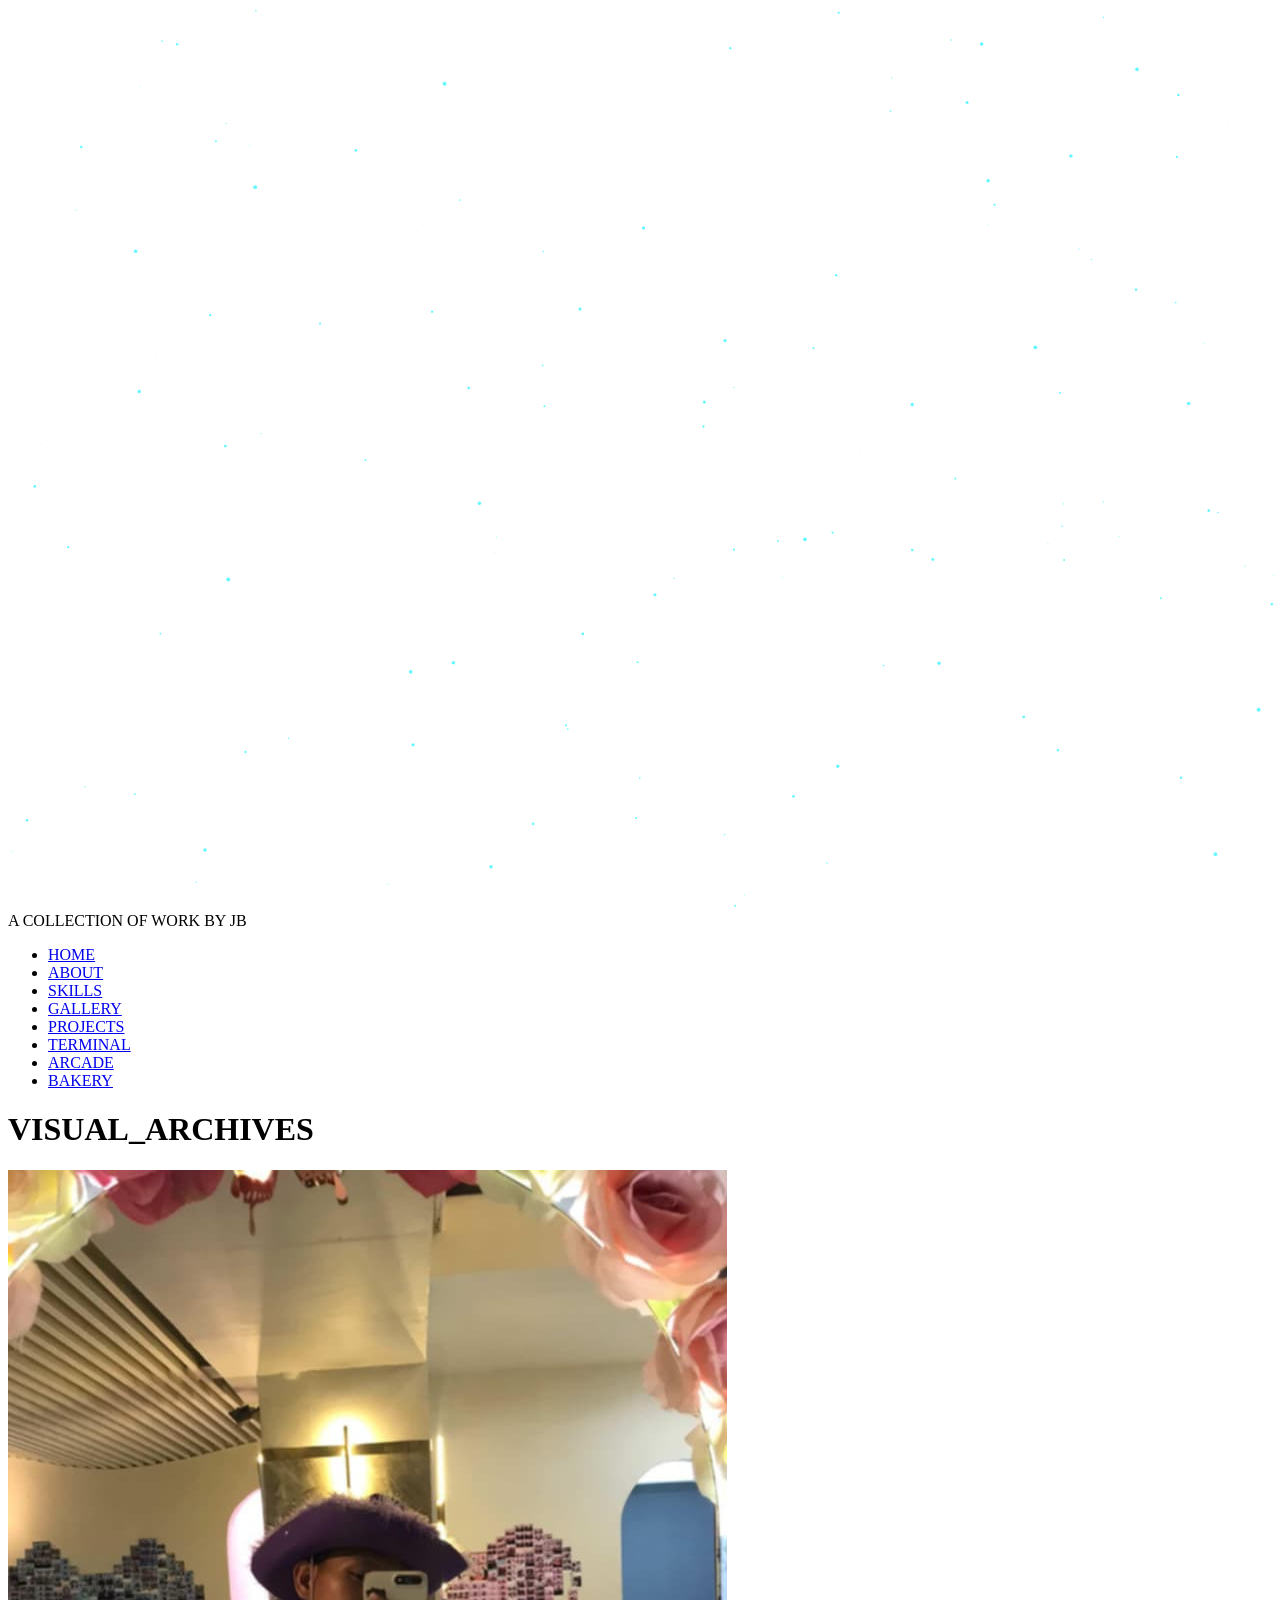
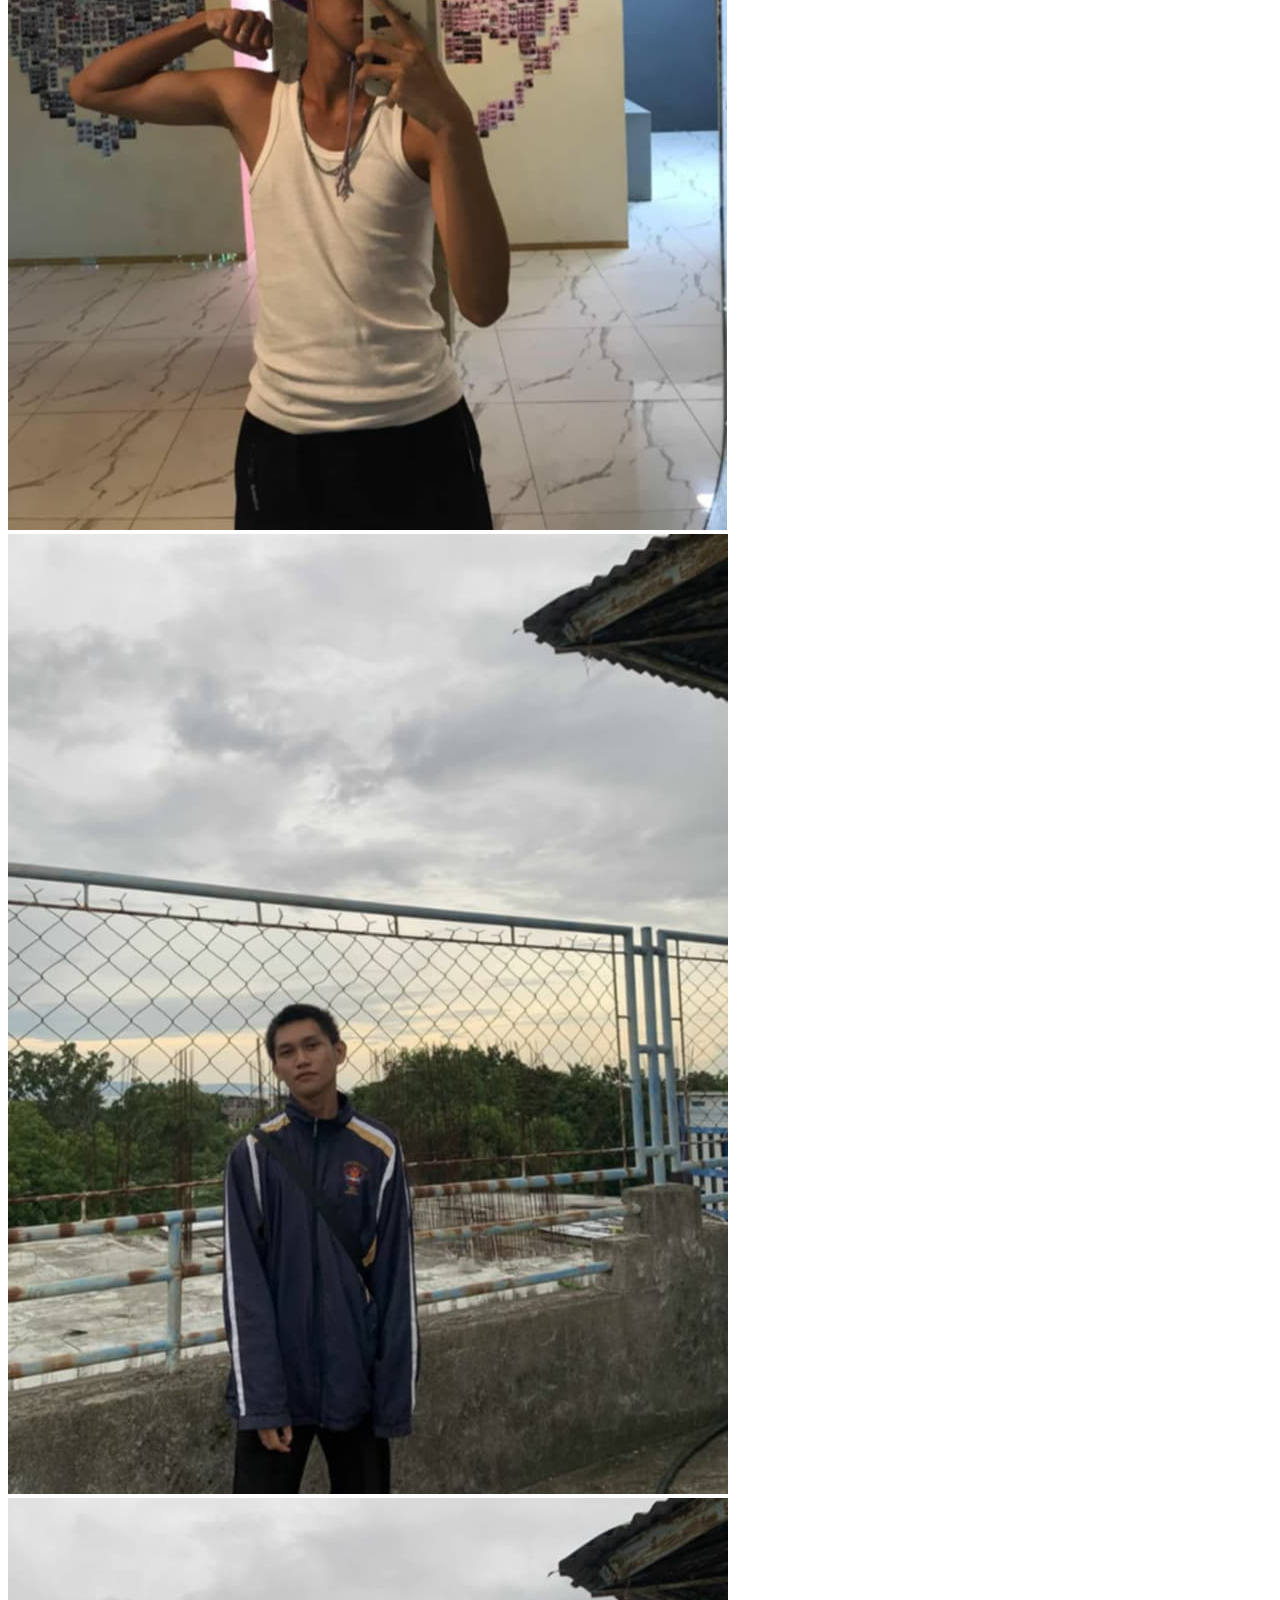
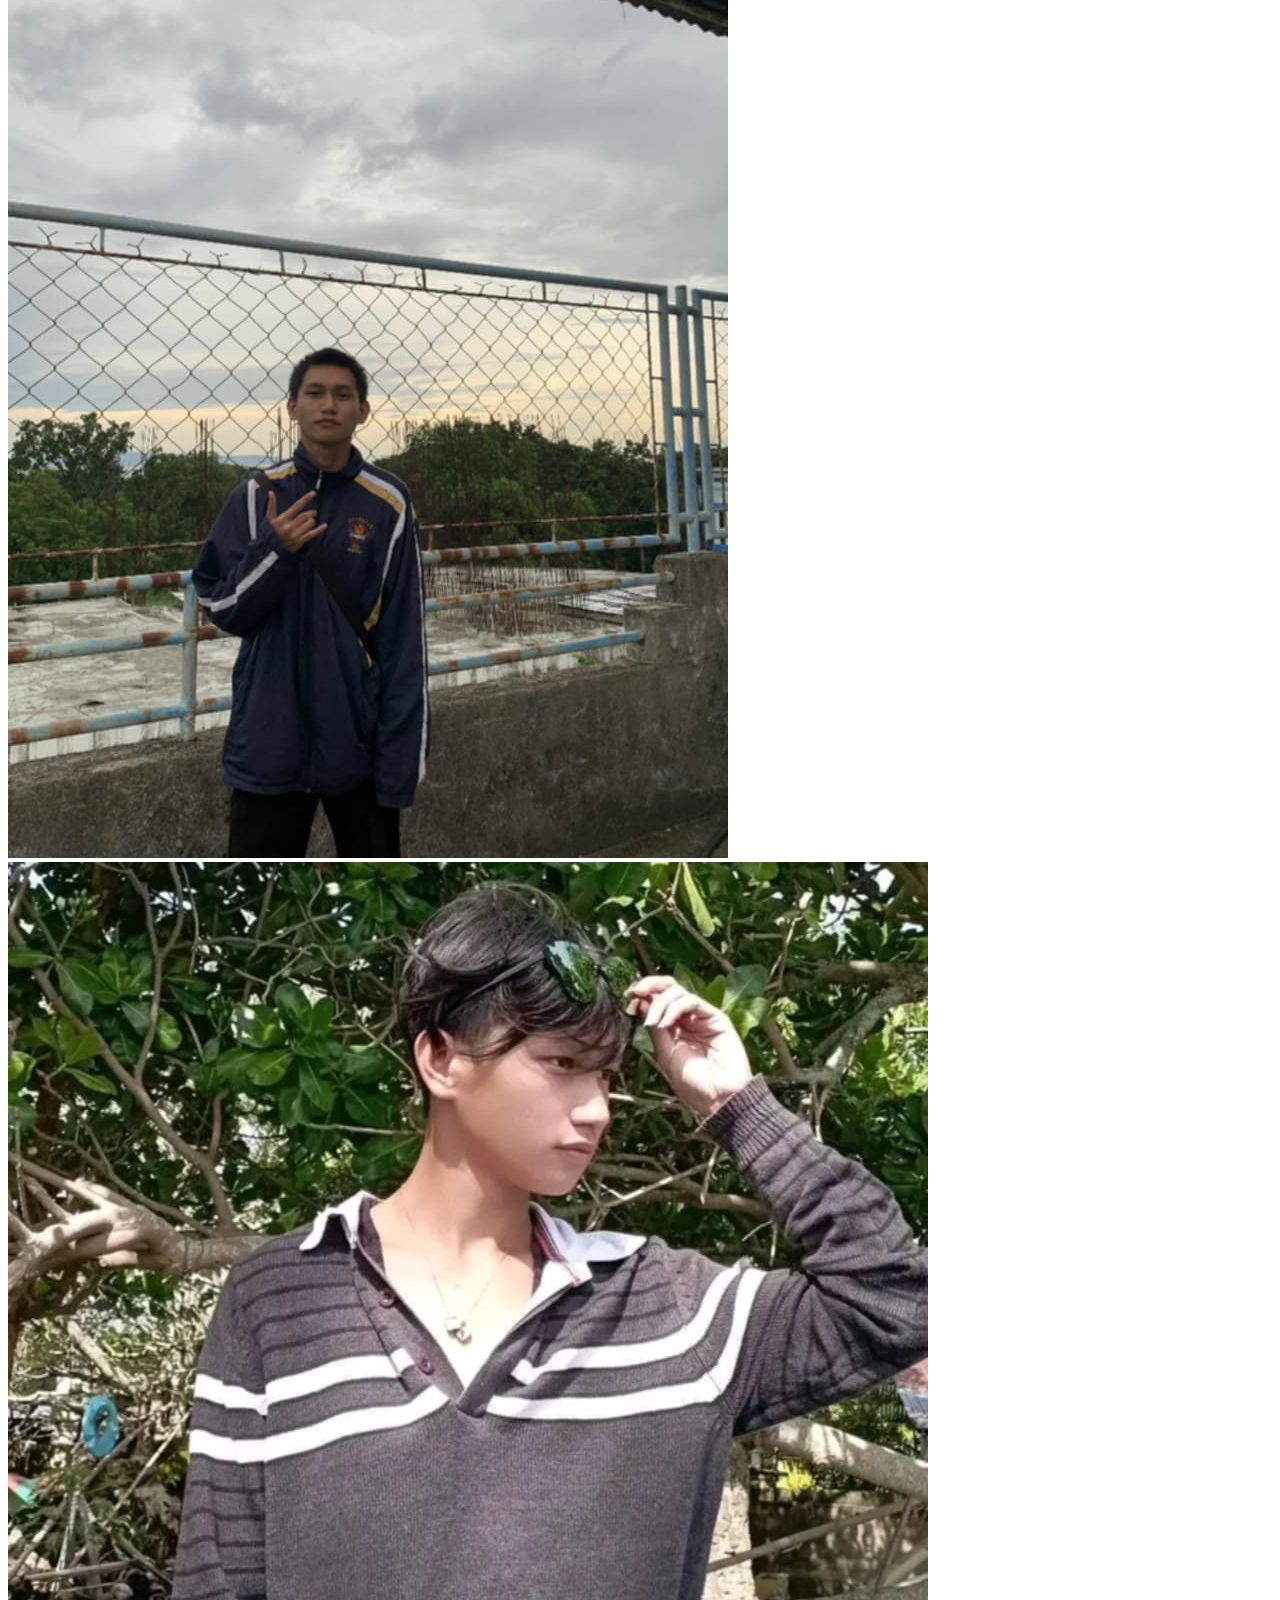
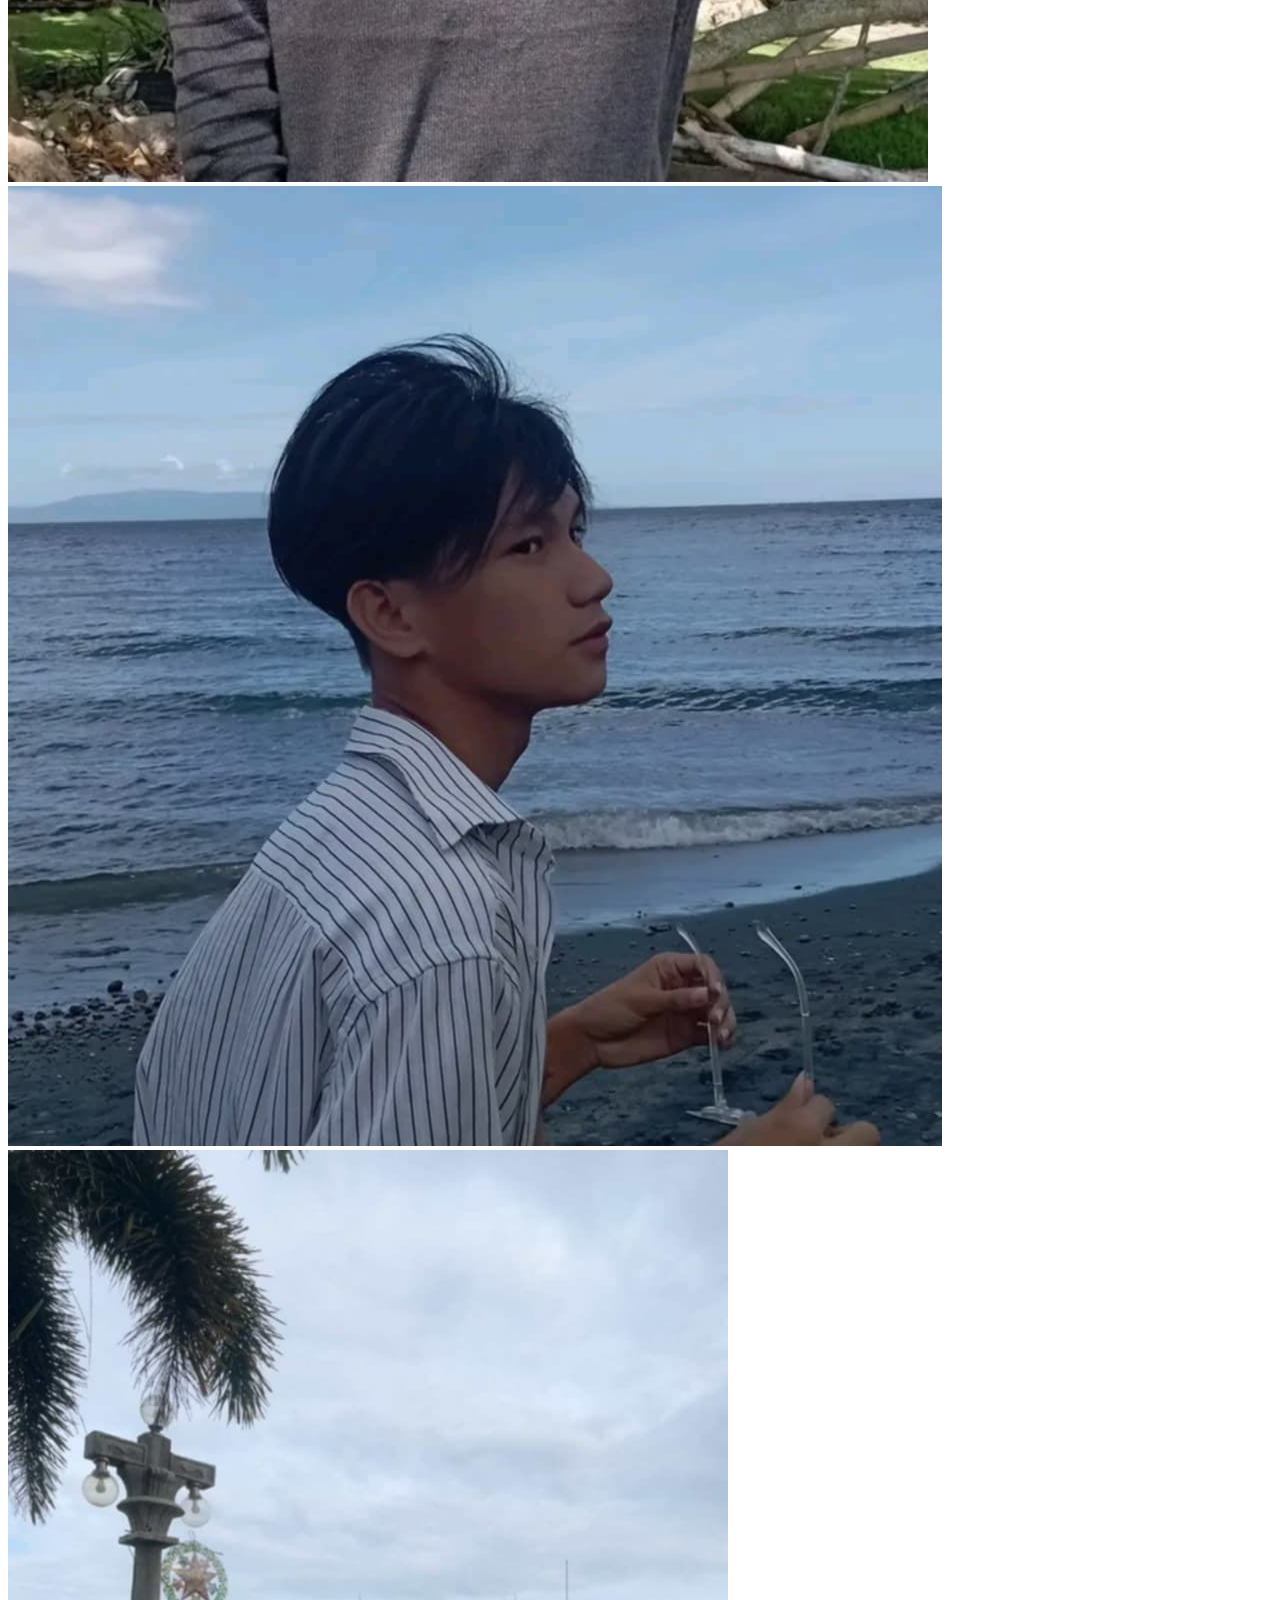
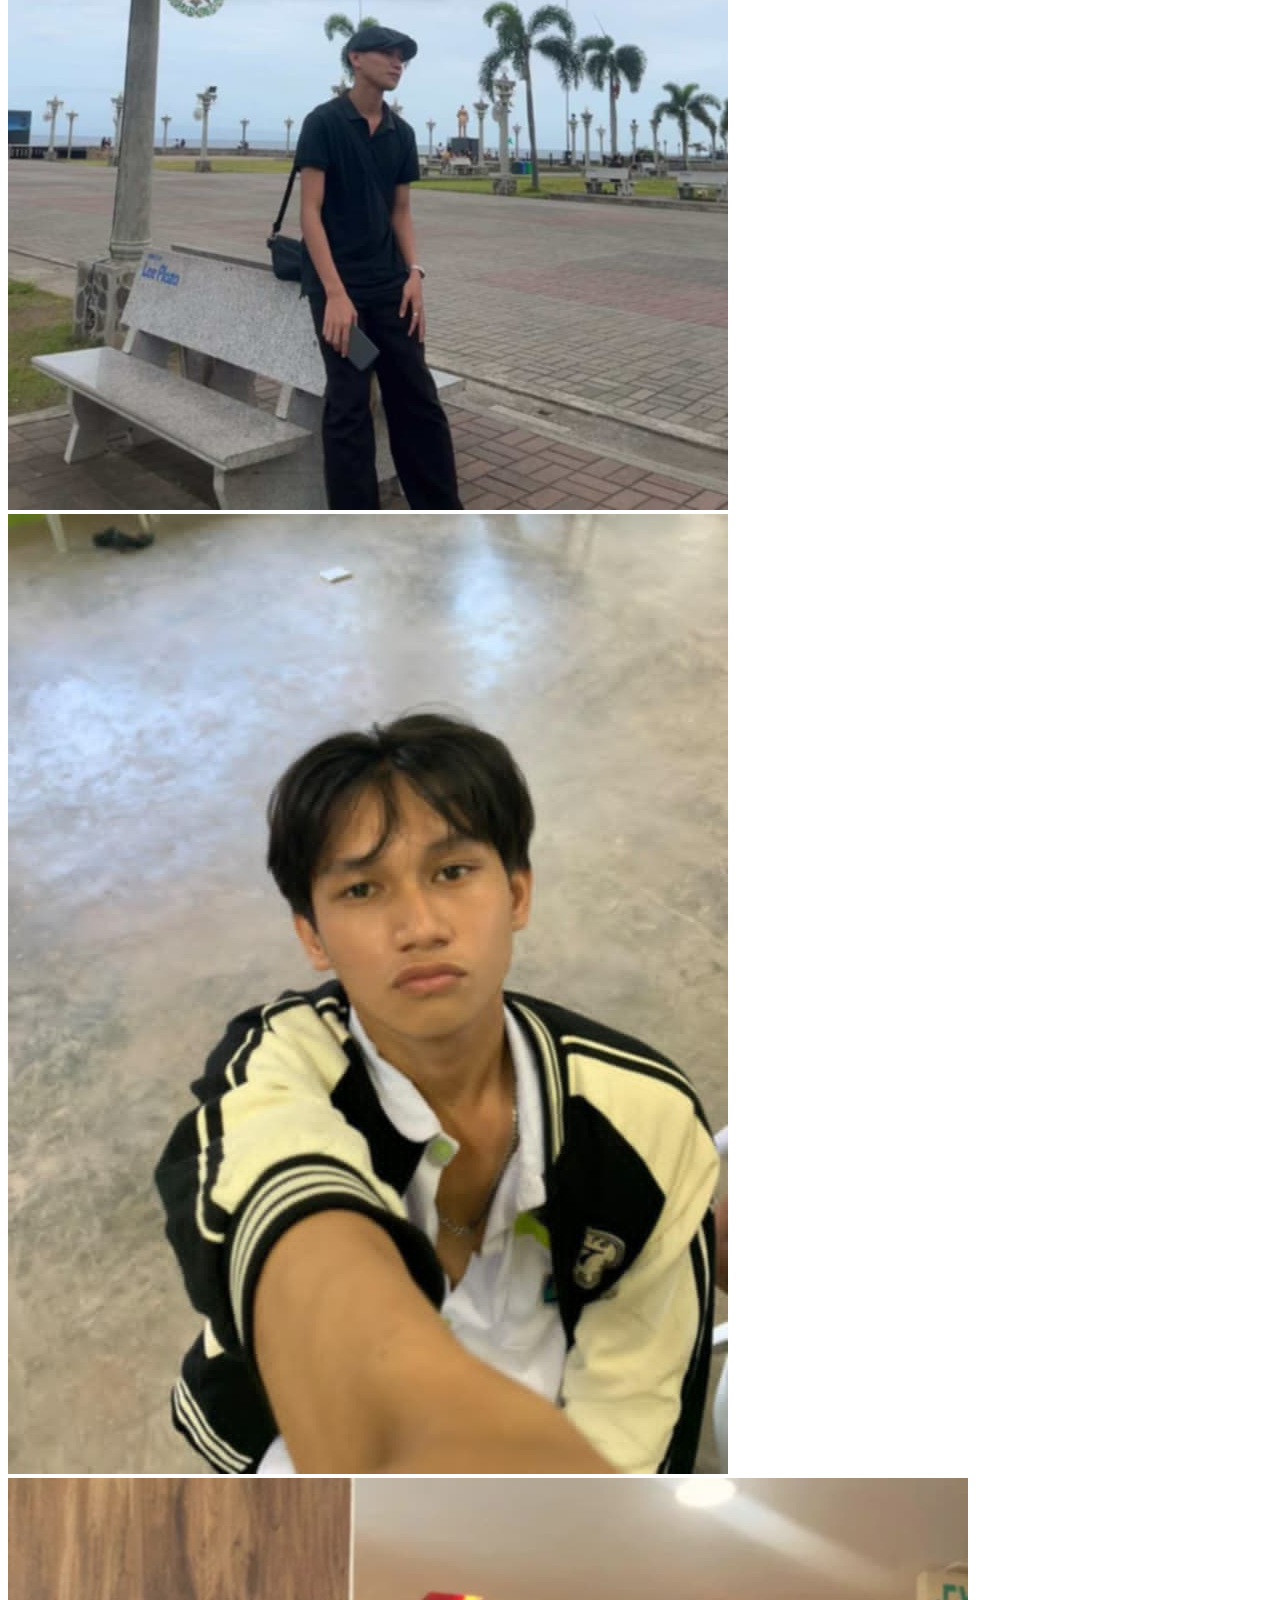
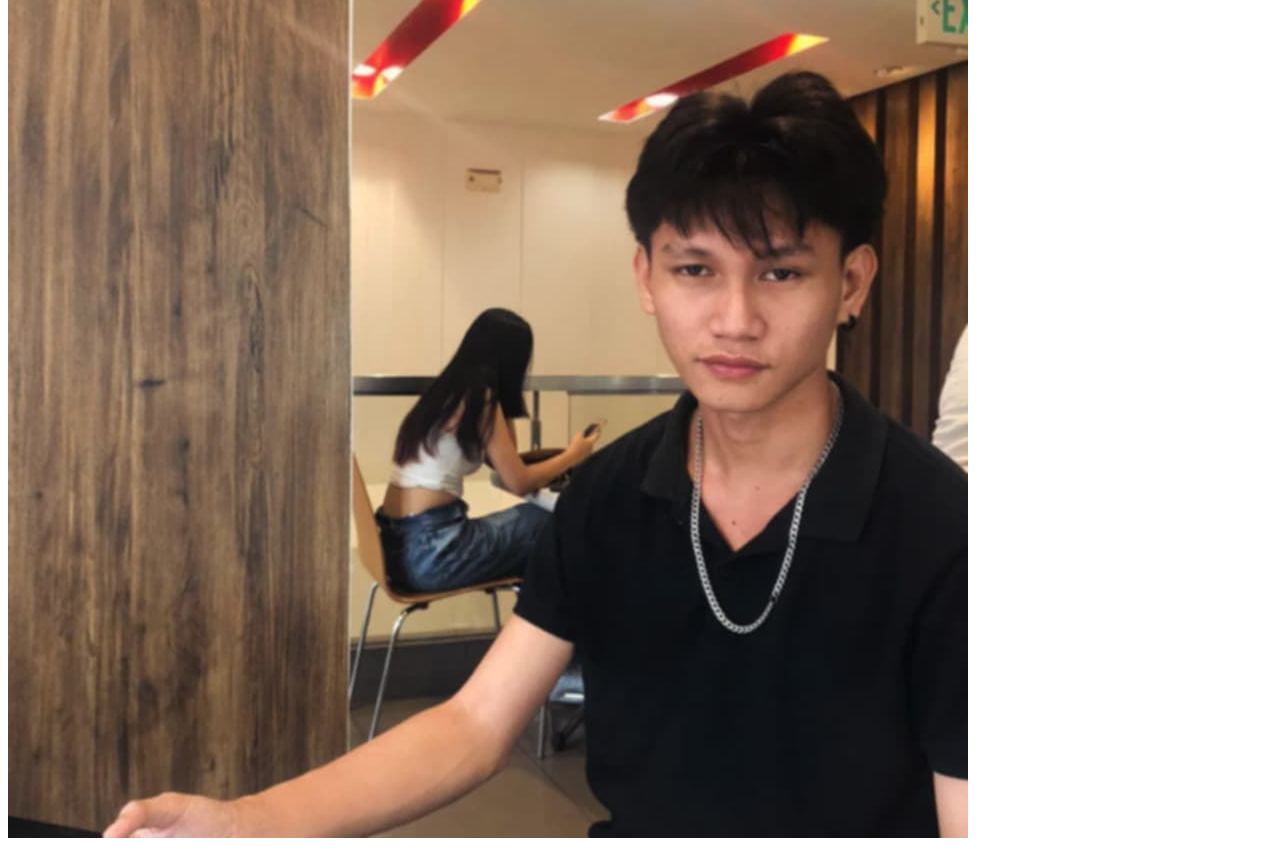
<file: gallery.html>
<!DOCTYPE html>
<html lang="en">
<head>
    <meta charset="UTF-8"><title>A COLLECTION OF WORK BY JB // Gallery</title>
    <link rel="stylesheet" href="style.css">
</head>
<body>
    <div class="cursor"></div><div class="scanlines"></div><canvas id="canvas-bg"></canvas>
    <nav>
        <div class="logo">A COLLECTION OF WORK BY JB</div>
        <ul class="nav-links">
            <li><a href="portfolio">HOME</a></li>
            <li><a href="about.html">ABOUT</a></li>
            <li><a href="skills.html">SKILLS</a></li>
            <li><a href="gallery.html" class="active">GALLERY</a></li>
            <li><a href="projects.html">PROJECTS</a></li>
            <li><a href="contact.html">TERMINAL</a></li>
            <li><a href="matchgame.html">ARCADE</a></li>
             <li><a href="bakeery/index.html">BAKERY</a></li>
        </ul>
    </nav>
    <div class="container">
        <h1 class="glitch" style="font-size: 2rem;">VISUAL_ARCHIVES</h1>
        <div class="gallery-grid">
            <div class="gallery-item"><img src="images/me (1).jpg"></div>
            <div class="gallery-item"><img src="images/me (2).jpg"></div>
            <div class="gallery-item"><img src="images/me (3).jpg"></div>
            <div class="gallery-item"><img src="images/me (4).jpg"></div>
            <div class="gallery-item"><img src="images/me (5).jpg"></div>
            <div class="gallery-item"><img src="images/me (6).jpg"></div>
                <div class="gallery-item"><img src="images/me.jpg"></div>
                  <div class="gallery-item"><img src="images/me.jpg.jpg"></div>
        </div>
    </div>
    <script src="script.js"></script>
</body>
</html>
</file>
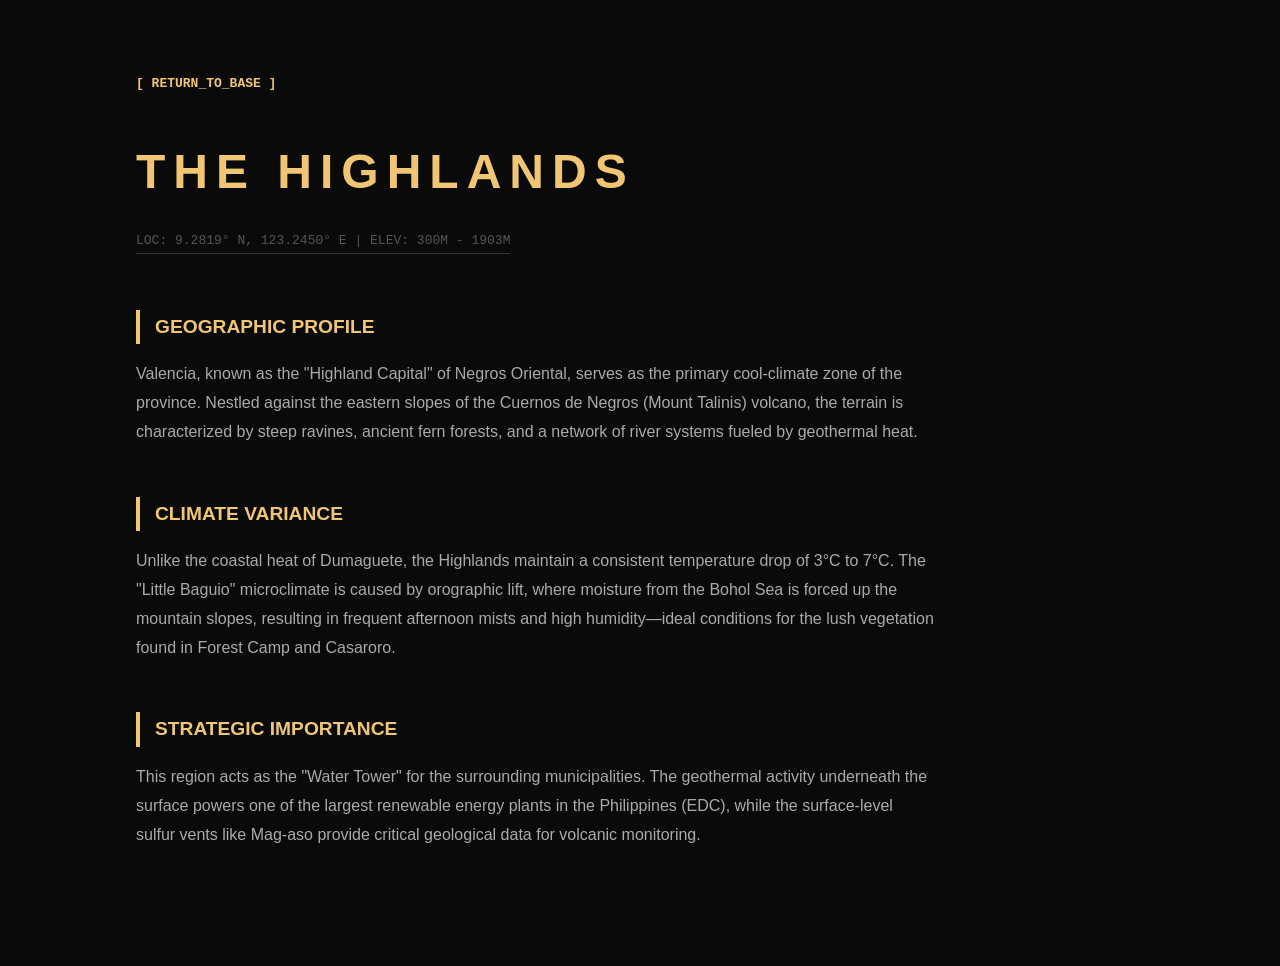
<file: highlands.html>
<!DOCTYPE html>
<html lang="en">
<head>
    <meta charset="UTF-8">
    <title>Highland Intel - Strategic Overview</title>
    <style>
        :root { --gold: #f0c674; --bg: #0a0a0a; --line: #333; }
        body { background: var(--bg); color: #aaa; font-family: 'Segoe UI', sans-serif; padding: 60px 10%; line-height: 1.8; }
        h1 { color: var(--gold); font-size: 3rem; letter-spacing: 8px; margin-bottom: 10px; }
        .coord { font-family: monospace; color: #555; margin-bottom: 40px; border-bottom: 1px solid var(--line); display: inline-block; }
        .section { margin-bottom: 50px; }
        h2 { color: var(--gold); border-left: 4px solid var(--gold); padding-left: 15px; text-transform: uppercase; font-size: 1.2rem; }
        p { max-width: 800px; }
        .back-btn { color: var(--gold); text-decoration: none; font-weight: bold; font-family: monospace; }
    </style>
</head>
<body>
    <a href="index.html" class="back-btn">[ RETURN_TO_BASE ]</a>
    <h1>THE HIGHLANDS</h1>
    <div class="coord">LOC: 9.2819° N, 123.2450° E | ELEV: 300M - 1903M</div>

    <div class="section">
        <h2>Geographic Profile</h2>
        <p>Valencia, known as the "Highland Capital" of Negros Oriental, serves as the primary cool-climate zone of the province. Nestled against the eastern slopes of the Cuernos de Negros (Mount Talinis) volcano, the terrain is characterized by steep ravines, ancient fern forests, and a network of river systems fueled by geothermal heat.</p>
    </div>

    <div class="section">
        <h2>Climate Variance</h2>
        <p>Unlike the coastal heat of Dumaguete, the Highlands maintain a consistent temperature drop of 3°C to 7°C. The "Little Baguio" microclimate is caused by orographic lift, where moisture from the Bohol Sea is forced up the mountain slopes, resulting in frequent afternoon mists and high humidity—ideal conditions for the lush vegetation found in Forest Camp and Casaroro.</p>
    </div>

    <div class="section">
        <h2>Strategic Importance</h2>
        <p>This region acts as the "Water Tower" for the surrounding municipalities. The geothermal activity underneath the surface powers one of the largest renewable energy plants in the Philippines (EDC), while the surface-level sulfur vents like Mag-aso provide critical geological data for volcanic monitoring.</p>
    </div>
</body>
</html>
</file>
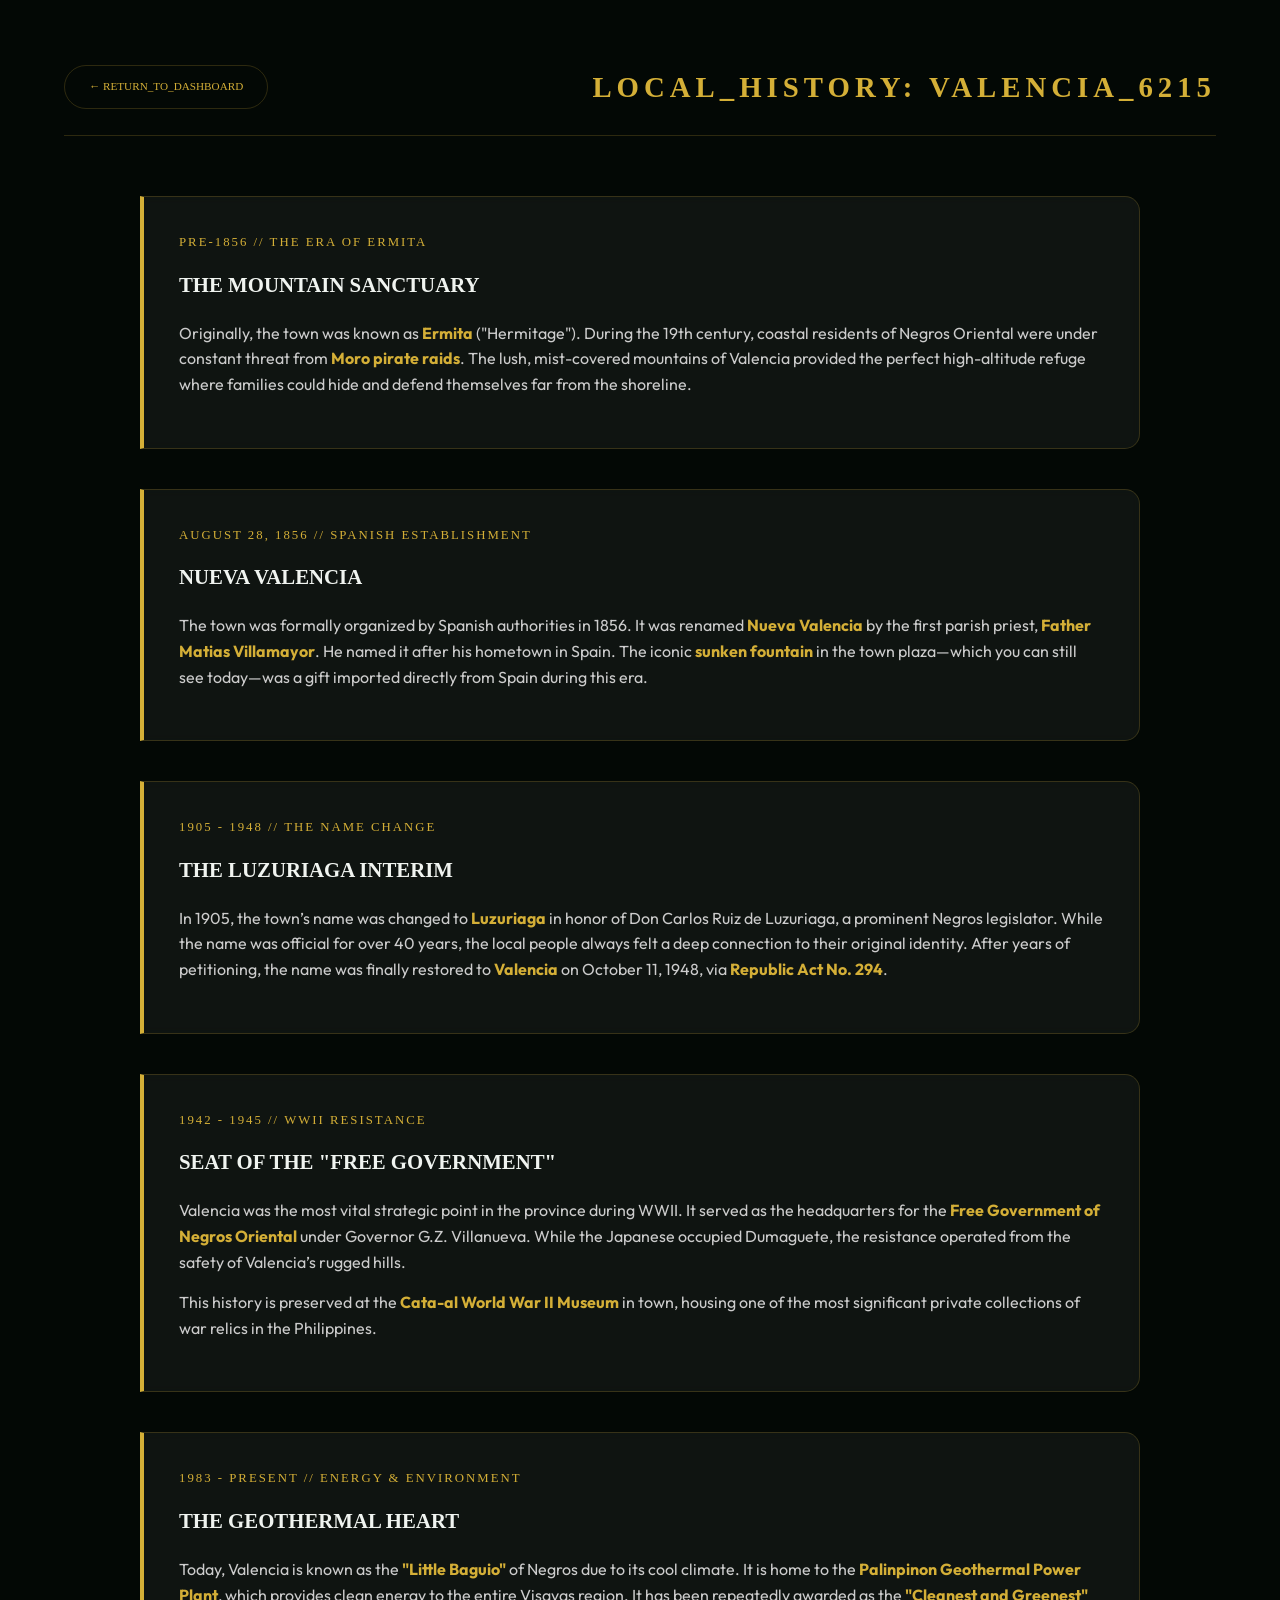
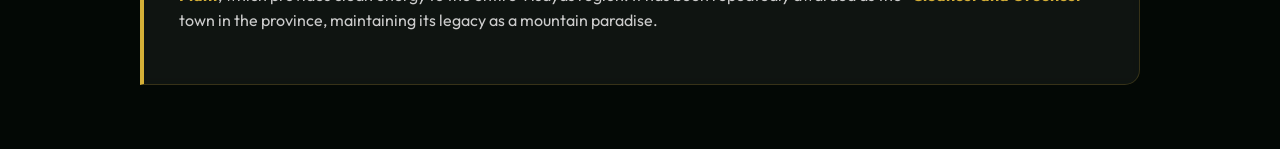
<file: history.html>
<!DOCTYPE html>
<html lang="en">
<head>
    <meta charset="UTF-8">
    <meta name="viewport" content="width=device-width, initial-scale=1.0">
    <title>VALENCIA // NEGROS_ORIENTAL_ARCHIVE</title>
    <link rel="icon" type="image/png" href="favicon.png" />
    <link href="https://fonts.googleapis.com/css2?family=Syncopate:wght@400;700&family=Outfit:wght@300;400;700&display=swap" rel="stylesheet">
    <style>
        :root {
            --bg: #030805;
            --accent: #d4af37;
            --glass: rgba(255, 255, 255, 0.05);
            --text: #f0f4f0;
            --border: rgba(212, 175, 55, 0.2);
        }
        * { margin: 0; padding: 0; box-sizing: border-box; }
        body { 
            background: var(--bg); 
            color: var(--text); 
            font-family: 'Outfit', sans-serif; 
            padding: 5% 5%;
            line-height: 1.6;
        }
        .header {
            border-bottom: 1px solid var(--border);
            padding-bottom: 25px;
            margin-bottom: 60px;
            display: flex;
            justify-content: space-between;
            align-items: center;
        }
        h1 { font-family: 'Syncopate'; color: var(--accent); letter-spacing: 5px; font-size: 1.8rem; }
        .back-btn {
            color: var(--accent);
            text-decoration: none;
            font-family: 'Syncopate';
            font-size: 0.7rem;
            border: 1px solid var(--border);
            padding: 12px 24px;
            border-radius: 30px;
            transition: 0.3s;
        }
        .back-btn:hover { background: rgba(212, 175, 55, 0.15); }
        
        .timeline {
            display: flex;
            flex-direction: column;
            gap: 40px;
            max-width: 1000px;
            margin: 0 auto;
        }
        .entry {
            background: var(--glass);
            padding: 35px;
            border: 1px solid var(--border);
            border-left: 4px solid var(--accent);
            border-radius: 0 15px 15px 0;
            backdrop-filter: blur(5px);
        }
        .timeline-date {
            font-family: 'Syncopate';
            color: var(--accent);
            font-size: 0.8rem;
            display: block;
            margin-bottom: 15px;
            letter-spacing: 2px;
        }
        h2 { font-family: 'Syncopate'; font-size: 1.3rem; margin-bottom: 20px; text-transform: uppercase; }
        p { color: #ccc; margin-bottom: 15px; }
        strong { color: var(--accent); }
    </style>
</head>
<body>

    <div class="header">
        <a href="index.html" class="back-btn">← RETURN_TO_DASHBOARD</a>
        <h1>LOCAL_HISTORY: VALENCIA_6215</h1>
    </div>

    <div class="timeline">
        
        <div class="entry">
            <span class="timeline-date">PRE-1856 // THE ERA OF ERMITA</span>
            <h2>The Mountain Sanctuary</h2>
            <p>Originally, the town was known as <strong>Ermita</strong> ("Hermitage"). During the 19th century, coastal residents of Negros Oriental were under constant threat from <strong>Moro pirate raids</strong>. The lush, mist-covered mountains of Valencia provided the perfect high-altitude refuge where families could hide and defend themselves far from the shoreline.</p>
        </div>

        <div class="entry">
            <span class="timeline-date">AUGUST 28, 1856 // SPANISH ESTABLISHMENT</span>
            <h2>Nueva Valencia</h2>
            <p>The town was formally organized by Spanish authorities in 1856. It was renamed <strong>Nueva Valencia</strong> by the first parish priest, <strong>Father Matias Villamayor</strong>. He named it after his hometown in Spain. The iconic <strong>sunken fountain</strong> in the town plaza—which you can still see today—was a gift imported directly from Spain during this era.</p>
        </div>

        <div class="entry">
            <span class="timeline-date">1905 - 1948 // THE NAME CHANGE</span>
            <h2>The Luzuriaga Interim</h2>
            <p>In 1905, the town’s name was changed to <strong>Luzuriaga</strong> in honor of Don Carlos Ruiz de Luzuriaga, a prominent Negros legislator. While the name was official for over 40 years, the local people always felt a deep connection to their original identity. After years of petitioning, the name was finally restored to <strong>Valencia</strong> on October 11, 1948, via <strong>Republic Act No. 294</strong>.</p>
        </div>

        <div class="entry">
            <span class="timeline-date">1942 - 1945 // WWII RESISTANCE</span>
            <h2>Seat of the "Free Government"</h2>
            <p>Valencia was the most vital strategic point in the province during WWII. It served as the headquarters for the <strong>Free Government of Negros Oriental</strong> under Governor G.Z. Villanueva. While the Japanese occupied Dumaguete, the resistance operated from the safety of Valencia’s rugged hills.</p>
            <p>This history is preserved at the <strong>Cata-al World War II Museum</strong> in town, housing one of the most significant private collections of war relics in the Philippines.</p>
        </div>

        <div class="entry">
            <span class="timeline-date">1983 - PRESENT // ENERGY & ENVIRONMENT</span>
            <h2>The Geothermal Heart</h2>
            <p>Today, Valencia is known as the <strong>"Little Baguio"</strong> of Negros due to its cool climate. It is home to the <strong>Palinpinon Geothermal Power Plant</strong>, which provides clean energy to the entire Visayas region. It has been repeatedly awarded as the <strong>"Cleanest and Greenest"</strong> town in the province, maintaining its legacy as a mountain paradise.</p>
        </div>

    </div>

</body>
</html>
</file>
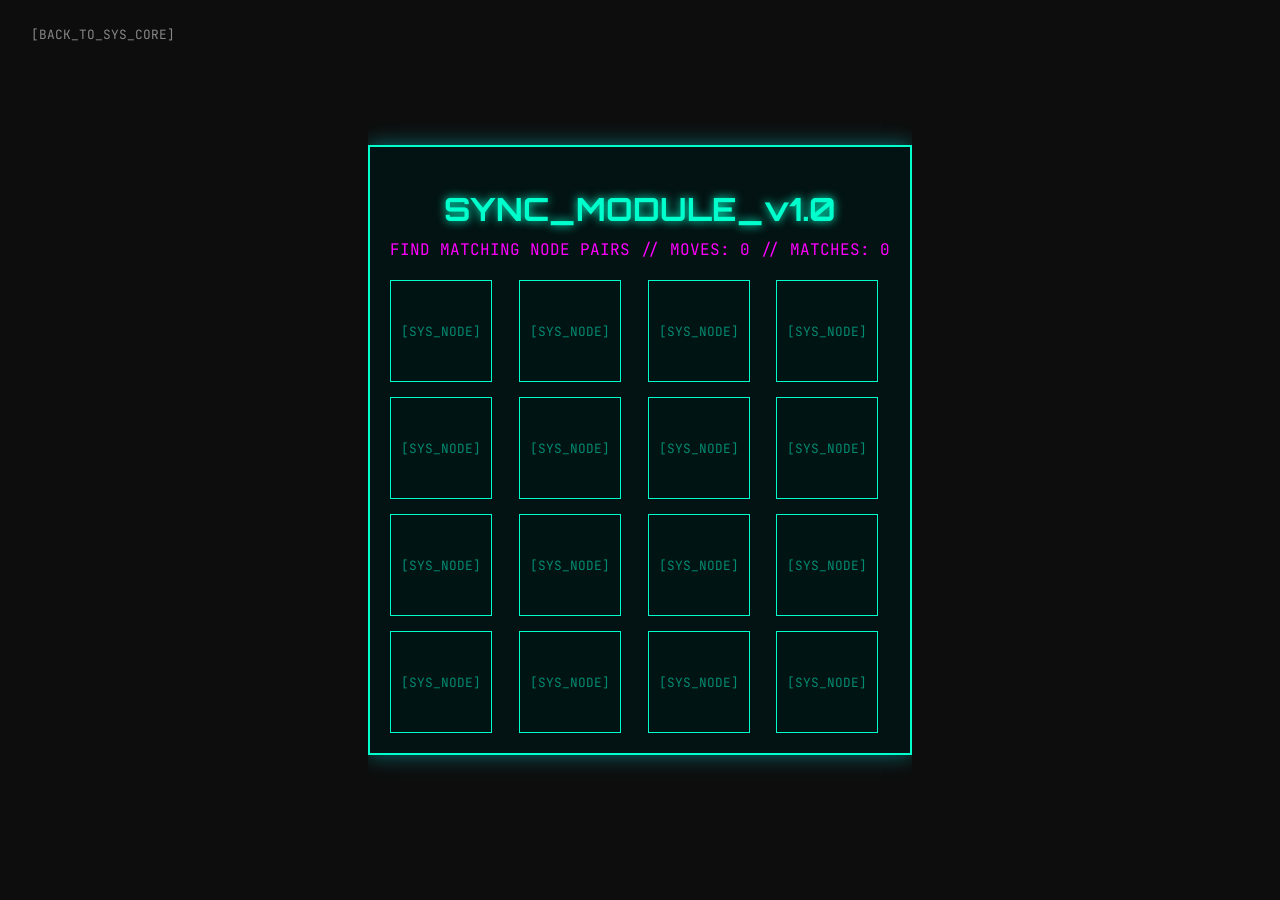
<file: matchgame.html>
<!DOCTYPE html>
<html lang="en">
<head>
    <meta charset="UTF-8">
    <title>SYS_CORE // SYNC_MODULE</title>
    <link href="https://fonts.googleapis.com/css2?family=Orbitron&family=JetBrains+Mono&display=swap" rel="stylesheet">
    <style>
        :root {
            --bg-color: #0d0d0d;
            --main-cyan: #00ffcc;
            --darker-cyan: #00e6b8;
            --pink-accent: #ff00ff;
            --text-color: #fff;
            --font-main: 'JetBrains Mono', monospace;
            --font-heading: 'Orbitron', sans-serif;
        }

        body, html {
            margin: 0;
            padding: 0;
            overflow: hidden;
            background-color: var(--bg-color);
            display: flex;
            flex-direction: column;
            justify-content: center;
            align-items: center;
            height: 100vh;
            color: var(--text-color);
            font-family: var(--font-main);
        }

        .container {
            display: flex;
            flex-direction: column;
            align-items: center;
            border: 2px solid var(--main-cyan);
            box-shadow: 0 0 20px rgba(0, 243, 255, 0.4);
            padding: 20px;
            background: rgba(0, 20, 20, 0.8);
            width: 500px;
        }

        h1 {
            font-family: var(--font-heading);
            color: var(--main-cyan);
            font-size: 2rem;
            margin-bottom: 10px;
            text-shadow: 0 0 10px var(--main-cyan);
        }

        #status {
            color: var(--pink-accent);
            margin-bottom: 20px;
            font-size: 1rem;
        }

        .grid {
            display: grid;
            grid-template-columns: repeat(4, 1fr);
            gap: 15px;
            width: 100%;
        }

        .card {
            width: 100px;
            height: 100px;
            background: rgba(0, 20, 20, 0.9);
            border: 1px solid var(--main-cyan);
            cursor: pointer;
            display: flex;
            justify-content: center;
            align-items: center;
            font-size: 1rem;
            color: transparent; /* initially hidden text */
            transition: all 0.3s;
            position: relative;
            user-select: none;
        }

        .card:before {
            content: '[SYS_NODE]';
            position: absolute;
            top: 50%;
            left: 50%;
            transform: translate(-50%, -50%);
            color: var(--main-cyan);
            opacity: 0.5;
            font-size: 0.8rem;
        }

        .card.flipped {
            color: var(--text-color); /* show text */
            background: rgba(0, 255, 204, 0.1);
            border-color: var(--pink-accent);
            text-shadow: 0 0 5px var(--pink-accent);
        }

        .card.flipped:before {
            display: none;
        }

        .card.matched {
            background: rgba(0, 255, 204, 0.05);
            border-color: var(--darker-cyan);
            color: var(--darker-cyan);
            pointer-events: none; /* disable clicks on matched cards */
            text-shadow: none;
        }

        #winMessage {
            display: none;
            color: var(--main-cyan);
            margin-top: 20px;
            font-size: 1.5rem;
            font-family: var(--font-heading);
            text-shadow: 0 0 10px var(--main-cyan);
        }

        /* Back button styling */
        .back-btn {
            position: absolute;
            top: 20px;
            left: 20px;
            color: rgba(255,255,255,0.5);
            text-decoration: none;
            font-size: 0.8rem;
            padding: 5px 10px;
            border: 1px solid transparent;
            transition: all 0.3s;
        }

        .back-btn:hover {
            color: var(--main-cyan);
            border: 1px solid var(--main-cyan);
            box-shadow: 0 0 5px var(--main-cyan);
        }

    </style>
</head>
<body>

    <a href="index.html" class="back-btn">[BACK_TO_SYS_CORE]</a>

    <div class="container">
        <h1>SYNC_MODULE_v1.0</h1>
        <div id="status">FIND MATCHING NODE PAIRS // MOVES: 0 // MATCHES: 0</div>
        
        <div class="grid" id="grid">
            </div>

        <div id="winMessage">SYS_CORE_SYNC ESTABLISHED [SUCCESS]</div>
    </div>

    <script>
        const symbols = [
            '[CORE]', '[CORE]',
            '(SYNC)', '(SYNC)',
            '//NET', '//NET',
            '\\UPLNK', '\\UPLNK',
            '{DATA}', '{DATA}',
            '<FUNC>', '<FUNC>',
            '*KEY*', '*KEY*',
            '!SYS_OK', '!SYS_OK'
        ];

        let cards = [];
        let flippedCards = [];
        let matches = 0;
        let moves = 0;
        let isProcessing = false; // Prevent multiple clicks during delay

        const grid = document.getElementById('grid');
        const status = document.getElementById('status');
        const winMessage = document.getElementById('winMessage');

        // Shuffle function (Fisher-Yates)
        function shuffle(array) {
            for (let i = array.length - 1; i > 0; i--) {
                const j = Math.floor(Math.random() * (i + 1));
                [array[i], array[j]] = [array[j], array[i]];
            }
        }

        // Initialize board
        function initBoard() {
            shuffle(symbols);
            grid.innerHTML = '';
            cards = [];
            flippedCards = [];
            matches = 0;
            moves = 0;
            winMessage.style.display = 'none';
            updateStatus();

            symbols.forEach((symbol, index) => {
                const card = document.createElement('div');
                card.classList.add('card');
                card.dataset.symbol = symbol;
                card.dataset.index = index;
                card.textContent = symbol;
                card.addEventListener('click', flipCard);
                grid.appendChild(card);
                cards.push(card);
            });
        }

        // Flip card logic
        function flipCard() {
            if (isProcessing || this.classList.contains('flipped') || this.classList.contains('matched') || flippedCards.length >= 2) return;

            this.classList.add('flipped');
            flippedCards.push(this);

            if (flippedCards.length === 2) {
                isProcessing = true;
                moves++;
                updateStatus();
                checkMatch();
            }
        }

        // Check for match
        function checkMatch() {
            const [card1, card2] = flippedCards;
            if (card1.dataset.symbol === card2.dataset.symbol) {
                // Match!
                card1.classList.add('matched');
                card2.classList.add('matched');
                card1.classList.remove('flipped');
                card2.classList.remove('flipped');
                matches++;
                updateStatus();
                flippedCards = [];
                isProcessing = false;
                if (matches === symbols.length / 2) {
                    winGame();
                }
            } else {
                // No match, flip back after delay
                setTimeout(() => {
                    card1.classList.remove('flipped');
                    card2.classList.remove('flipped');
                    flippedCards = [];
                    isProcessing = false;
                }, 1000); // 1s delay
            }
        }

        // Update status text
        function updateStatus() {
            status.textContent = `FIND MATCHING NODE PAIRS // MOVES: ${moves} // MATCHES: ${matches}`;
        }

        // Win game logic
        function winGame() {
            winMessage.style.display = 'block';
            status.textContent = `CORE SYNC COMPLETE [MOVES: ${moves}]`;
            // Add click to restart option? 
            status.innerHTML += '<br><span onclick="initBoard()" style="cursor:pointer; color: var(--main-cyan);">CLICK HERE TO RE-SYNC</span>';
        }

        // Start initial game
        initBoard();

    </script>
</body>
</html>
</file>
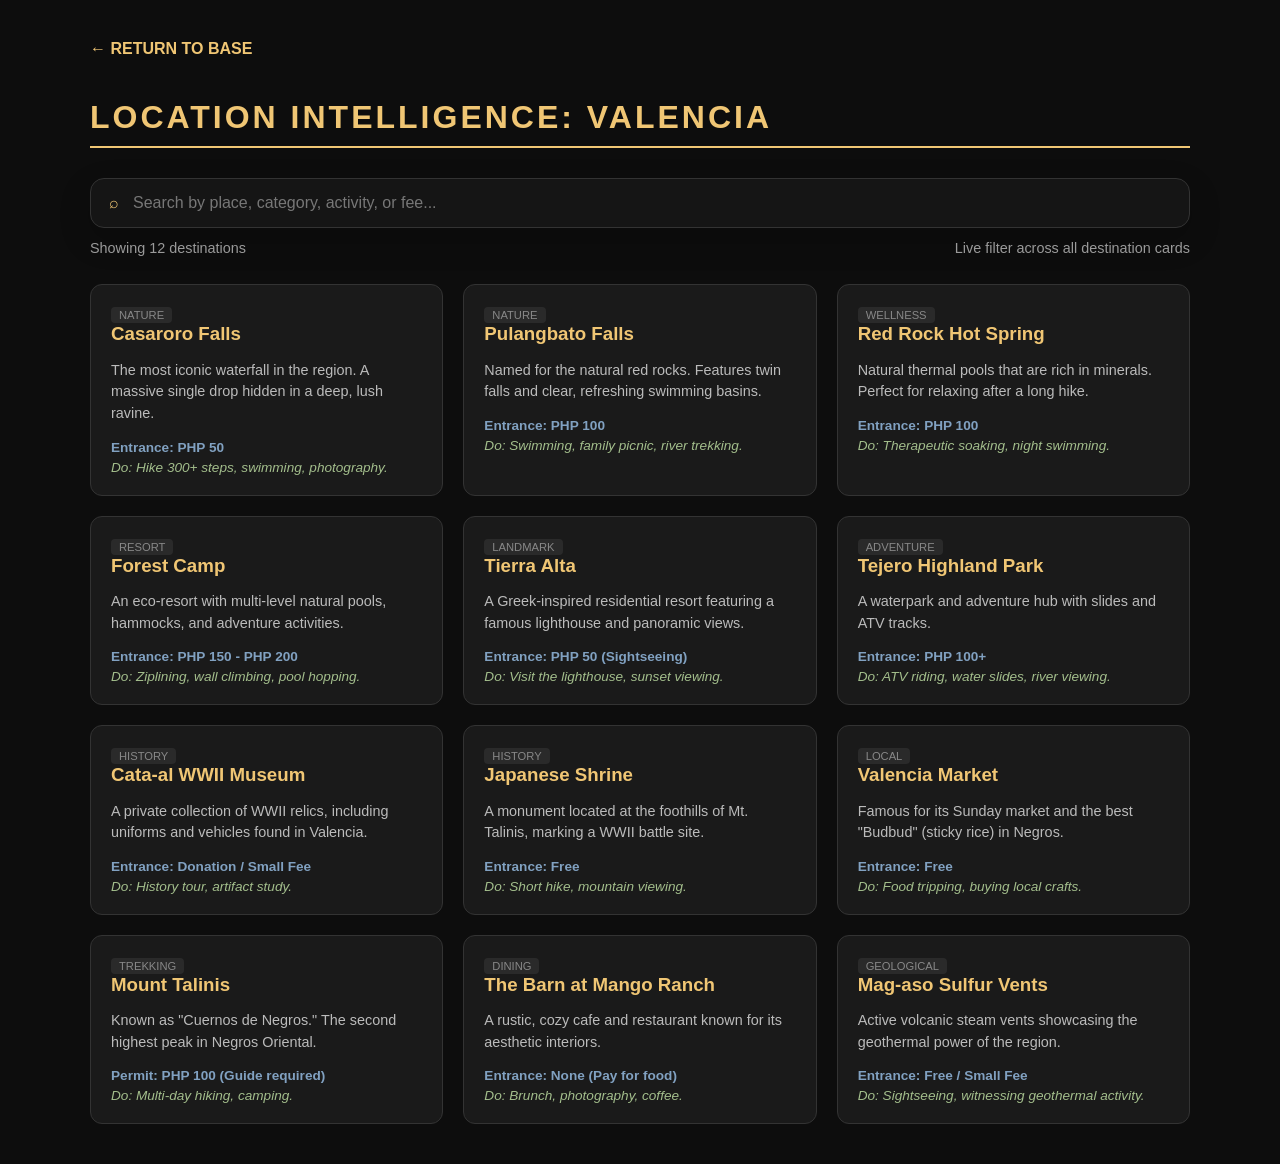
<file: places.html>
<!DOCTYPE html>
<html lang="en">
<head>
    <meta charset="UTF-8">
    <meta name="viewport" content="width=device-width, initial-scale=1.0">
    <title>Explore Valencia - Intel Map</title>
    <style>
        :root {
            --gold: #f0c674;
            --bg: #0d0d0d;
            --card-bg: #1a1a1a;
            --text: #e0e0e0;
        }

        body {
            background-color: var(--bg);
            color: var(--text);
            font-family: 'Segoe UI', Tahoma, Geneva, Verdana, sans-serif;
            margin: 0;
            padding: 40px 20px;
        }

        .container {
            max-width: 1100px;
            margin: 0 auto;
        }

        h1 {
            color: var(--gold);
            text-transform: uppercase;
            letter-spacing: 3px;
            border-bottom: 2px solid var(--gold);
            padding-bottom: 10px;
            margin-bottom: 30px;
        }

        .back-btn {
            color: var(--gold);
            text-decoration: none;
            font-weight: bold;
            display: inline-block;
            margin-bottom: 20px;
        }

        .search-shell {
            display: grid;
            gap: 12px;
            margin-bottom: 28px;
        }

        .search-bar {
            display: flex;
            align-items: center;
            gap: 12px;
            background: #151515;
            border: 1px solid #333;
            border-radius: 14px;
            padding: 14px 18px;
            box-shadow: 0 12px 32px rgba(0, 0, 0, 0.2);
        }

        .search-bar:focus-within {
            border-color: var(--gold);
            box-shadow: 0 0 0 3px rgba(240, 198, 116, 0.12);
        }

        .search-icon {
            color: var(--gold);
            font-size: 1rem;
        }

        .search-input {
            width: 100%;
            border: 0;
            outline: 0;
            background: transparent;
            color: var(--text);
            font-size: 1rem;
        }

        .search-input::placeholder {
            color: #777;
        }

        .search-meta {
            display: flex;
            justify-content: space-between;
            gap: 12px;
            align-items: center;
            color: #9a9a9a;
            font-size: 0.9rem;
        }

        .places-grid {
            display: grid;
            grid-template-columns: repeat(auto-fit, minmax(320px, 1fr));
            gap: 20px;
        }

        .place-card {
            background: var(--card-bg);
            border: 1px solid #333;
            border-radius: 12px;
            overflow: hidden;
            transition: 0.3s;
        }

        .place-card:hover {
            transform: translateY(-5px);
            border-color: var(--gold);
        }

        .place-content {
            padding: 20px;
        }

        .place-content h3 {
            margin: 0 0 10px 0;
            color: var(--gold);
        }

        .place-content p {
            font-size: 0.9rem;
            line-height: 1.5;
            color: #bbb;
        }

        .info-row {
            margin-top: 15px;
            font-size: 0.85rem;
        }

        .fee {
            color: #81a1c1;
            font-weight: bold;
            display: block;
            margin-bottom: 5px;
        }

        .activity {
            color: #a3be8c;
            font-style: italic;
        }

        .tag {
            background: #2a2a2a;
            color: #888;
            padding: 2px 8px;
            border-radius: 4px;
            font-size: 0.7rem;
            text-transform: uppercase;
            margin-right: 5px;
        }

        .no-results {
            display: none;
            margin-top: 12px;
            padding: 24px;
            border: 1px dashed #444;
            border-radius: 12px;
            text-align: center;
            color: #9a9a9a;
            background: rgba(255, 255, 255, 0.02);
        }

        @media (max-width: 640px) {
            body {
                padding: 28px 16px;
            }

            .search-meta {
                flex-direction: column;
                align-items: flex-start;
            }
        }
    </style>
</head>
<body>

<div class="container">
    <a href="index.html" class="back-btn">&#8592; RETURN TO BASE</a>
    <h1>Location Intelligence: Valencia</h1>

    <div class="search-shell">
        <label class="search-bar" for="place-search">
            <span class="search-icon" aria-hidden="true">&#8981;</span>
            <input
                class="search-input"
                id="place-search"
                type="search"
                placeholder="Search by place, category, activity, or fee..."
                autocomplete="off"
            >
        </label>
        <div class="search-meta">
            <span id="results-count">Showing 12 destinations</span>
            <span>Live filter across all destination cards</span>
        </div>
    </div>

    <div class="places-grid">

        <div class="place-card">
            <div class="place-content">
                <span class="tag">Nature</span>
                <h3>Casaroro Falls</h3>
                <p>The most iconic waterfall in the region. A massive single drop hidden in a deep, lush ravine.</p>
                <div class="info-row">
                    <span class="fee">Entrance: PHP 50</span>
                    <span class="activity">Do: Hike 300+ steps, swimming, photography.</span>
                </div>
            </div>
        </div>

        <div class="place-card">
            <div class="place-content">
                <span class="tag">Nature</span>
                <h3>Pulangbato Falls</h3>
                <p>Named for the natural red rocks. Features twin falls and clear, refreshing swimming basins.</p>
                <div class="info-row">
                    <span class="fee">Entrance: PHP 100</span>
                    <span class="activity">Do: Swimming, family picnic, river trekking.</span>
                </div>
            </div>
        </div>

        <div class="place-card">
            <div class="place-content">
                <span class="tag">Wellness</span>
                <h3>Red Rock Hot Spring</h3>
                <p>Natural thermal pools that are rich in minerals. Perfect for relaxing after a long hike.</p>
                <div class="info-row">
                    <span class="fee">Entrance: PHP 100</span>
                    <span class="activity">Do: Therapeutic soaking, night swimming.</span>
                </div>
            </div>
        </div>

        <div class="place-card">
            <div class="place-content">
                <span class="tag">Resort</span>
                <h3>Forest Camp</h3>
                <p>An eco-resort with multi-level natural pools, hammocks, and adventure activities.</p>
                <div class="info-row">
                    <span class="fee">Entrance: PHP 150 - PHP 200</span>
                    <span class="activity">Do: Ziplining, wall climbing, pool hopping.</span>
                </div>
            </div>
        </div>

        <div class="place-card">
            <div class="place-content">
                <span class="tag">Landmark</span>
                <h3>Tierra Alta</h3>
                <p>A Greek-inspired residential resort featuring a famous lighthouse and panoramic views.</p>
                <div class="info-row">
                    <span class="fee">Entrance: PHP 50 (Sightseeing)</span>
                    <span class="activity">Do: Visit the lighthouse, sunset viewing.</span>
                </div>
            </div>
        </div>

        <div class="place-card">
            <div class="place-content">
                <span class="tag">Adventure</span>
                <h3>Tejero Highland Park</h3>
                <p>A waterpark and adventure hub with slides and ATV tracks.</p>
                <div class="info-row">
                    <span class="fee">Entrance: PHP 100+</span>
                    <span class="activity">Do: ATV riding, water slides, river viewing.</span>
                </div>
            </div>
        </div>

        <div class="place-card">
            <div class="place-content">
                <span class="tag">History</span>
                <h3>Cata-al WWII Museum</h3>
                <p>A private collection of WWII relics, including uniforms and vehicles found in Valencia.</p>
                <div class="info-row">
                    <span class="fee">Entrance: Donation / Small Fee</span>
                    <span class="activity">Do: History tour, artifact study.</span>
                </div>
            </div>
        </div>

        <div class="place-card">
            <div class="place-content">
                <span class="tag">History</span>
                <h3>Japanese Shrine</h3>
                <p>A monument located at the foothills of Mt. Talinis, marking a WWII battle site.</p>
                <div class="info-row">
                    <span class="fee">Entrance: Free</span>
                    <span class="activity">Do: Short hike, mountain viewing.</span>
                </div>
            </div>
        </div>

        <div class="place-card">
            <div class="place-content">
                <span class="tag">Local</span>
                <h3>Valencia Market</h3>
                <p>Famous for its Sunday market and the best "Budbud" (sticky rice) in Negros.</p>
                <div class="info-row">
                    <span class="fee">Entrance: Free</span>
                    <span class="activity">Do: Food tripping, buying local crafts.</span>
                </div>
            </div>
        </div>

        <div class="place-card">
            <div class="place-content">
                <span class="tag">Trekking</span>
                <h3>Mount Talinis</h3>
                <p>Known as "Cuernos de Negros." The second highest peak in Negros Oriental.</p>
                <div class="info-row">
                    <span class="fee">Permit: PHP 100 (Guide required)</span>
                    <span class="activity">Do: Multi-day hiking, camping.</span>
                </div>
            </div>
        </div>

        <div class="place-card">
            <div class="place-content">
                <span class="tag">Dining</span>
                <h3>The Barn at Mango Ranch</h3>
                <p>A rustic, cozy cafe and restaurant known for its aesthetic interiors.</p>
                <div class="info-row">
                    <span class="fee">Entrance: None (Pay for food)</span>
                    <span class="activity">Do: Brunch, photography, coffee.</span>
                </div>
            </div>
        </div>

        <div class="place-card">
            <div class="place-content">
                <span class="tag">Geological</span>
                <h3>Mag-aso Sulfur Vents</h3>
                <p>Active volcanic steam vents showcasing the geothermal power of the region.</p>
                <div class="info-row">
                    <span class="fee">Entrance: Free / Small Fee</span>
                    <span class="activity">Do: Sightseeing, witnessing geothermal activity.</span>
                </div>
            </div>
        </div>

    </div>

    <div class="no-results" id="no-results">
        No matching destinations found. Try another keyword like falls, history, or market.
    </div>
</div>

<script>
    const searchInput = document.getElementById('place-search');
    const cards = Array.from(document.querySelectorAll('.place-card'));
    const resultsCount = document.getElementById('results-count');
    const noResults = document.getElementById('no-results');
    const totalCards = cards.length;

    function updateSearchResults() {
        const query = searchInput.value.trim().toLowerCase();
        let visibleCount = 0;

        cards.forEach((card) => {
            const text = card.textContent.toLowerCase();
            const matches = !query || text.includes(query);
            card.style.display = matches ? '' : 'none';

            if (matches) {
                visibleCount += 1;
            }
        });

        resultsCount.textContent = query
            ? `Showing ${visibleCount} of ${totalCards} destinations`
            : `Showing ${totalCards} destinations`;

        noResults.style.display = visibleCount === 0 ? 'block' : 'none';
    }

    searchInput.addEventListener('input', updateSearchResults);
</script>

</body>
</html>
</file>
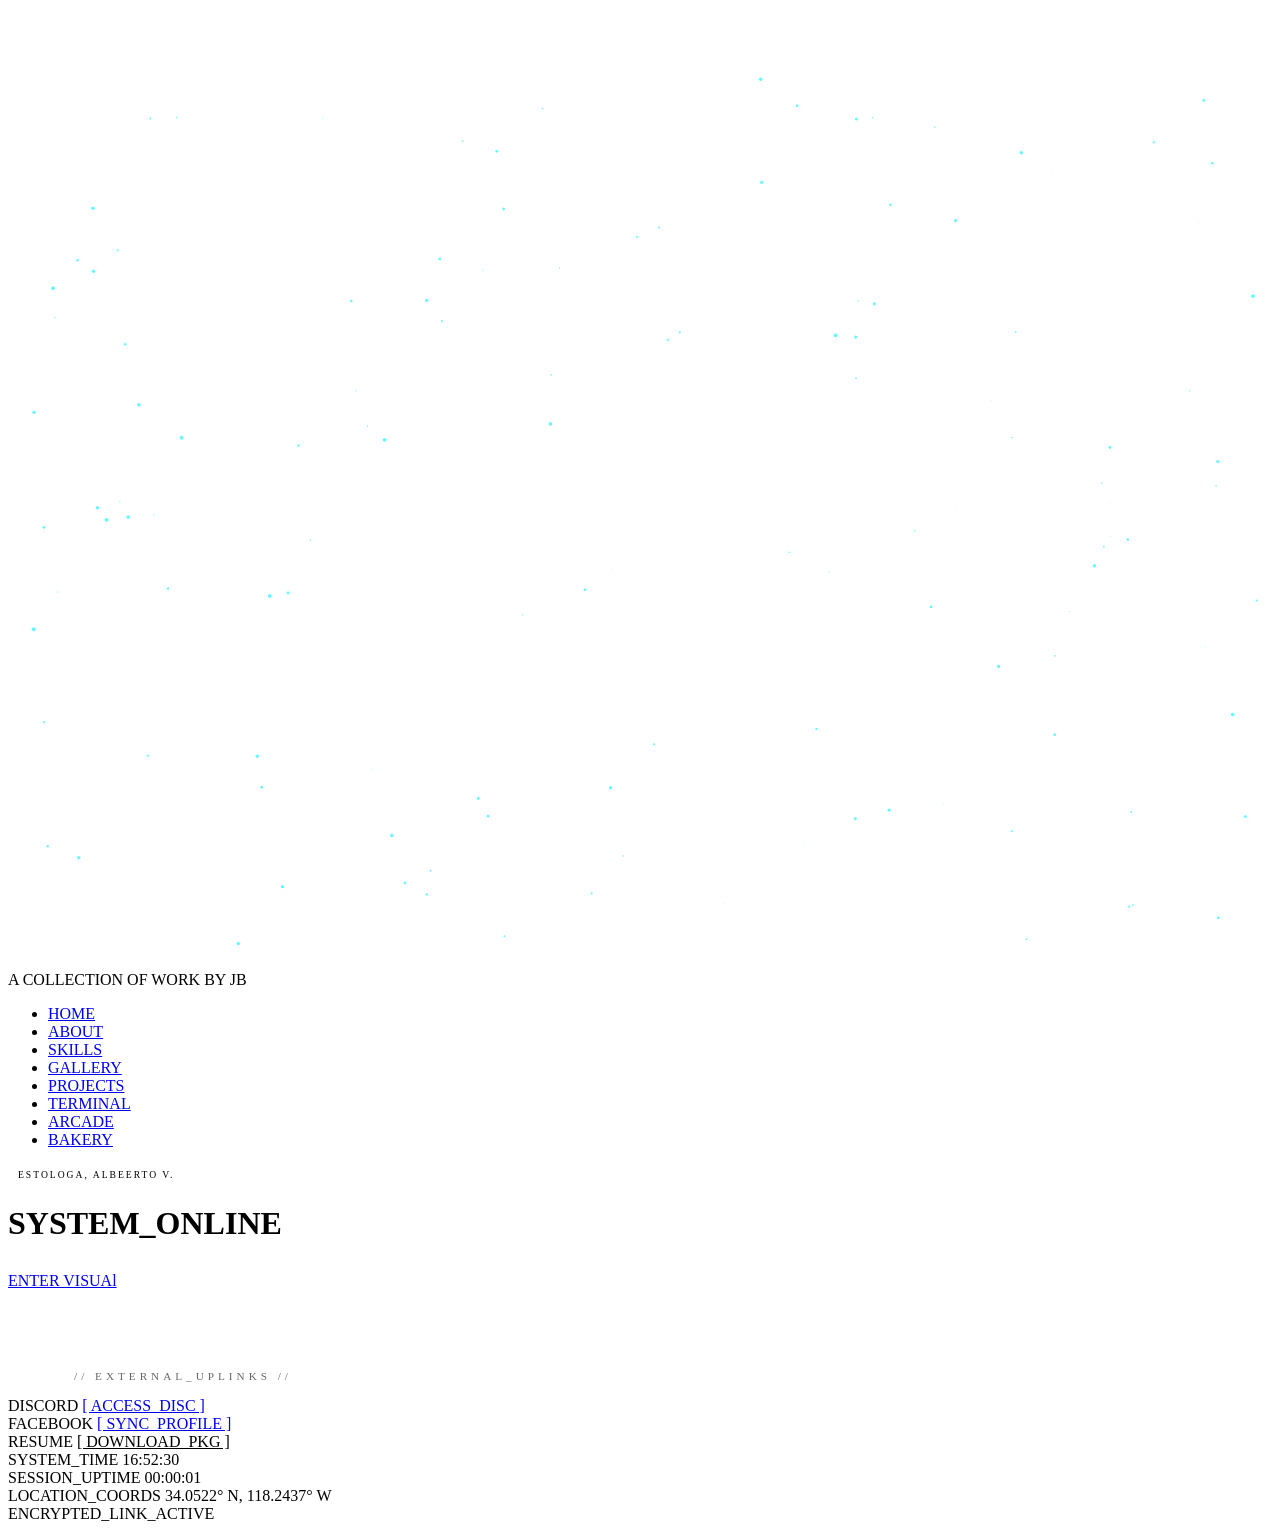
<file: portfolio.html>
<!DOCTYPE html>
<html lang="en">
<head>
    <meta charset="UTF-8">
    <meta name="viewport" content="width=device-width, initial-scale=1.0">
    <title>A COLLECTION OF WORK BY JB// Home</title>
    <link rel="stylesheet" href="style.css">
    <link href="https://fonts.googleapis.com/css2?family=Orbitron&family=JetBrains+Mono&display=swap" rel="stylesheet">
    <style>
        /* Small internal animation for the status badge flicker */
        @keyframes blink {
            0%, 100% { opacity: 1; text-shadow: 0 0 5px var(--neon-pink); }
            50% { opacity: 0.2; text-shadow: none; }
        }
        .status-badge {
            font-size: 0.6rem; 
            border: 1px solid var(--neon-pink); 
            padding: 4px 10px; 
            margin-bottom: 20px; 
            color: var(--neon-pink); 
            letter-spacing: 2px;
            animation: blink 1.5s infinite;
        }
    </style>
</head>
<body class="fade-in">

    <div id="loader">
        <h2 class="glitch" data-text="INITIALIZING_CORE...">LOADING SYSTEM_BOUT ME</h2>
    </div>

    <div class="cursor"></div>
    <div class="scanlines"></div>
    <canvas id="canvas-bg"></canvas>
    
    <nav>
        <div class="logo">A COLLECTION OF WORK BY JB</div>
        <ul class="nav-links">
            <li><a href="portfolio.html" class="active">HOME</a></li>
            <li><a href="about.html">ABOUT</a></li>
            <li><a href="skills.html">SKILLS</a></li>
            <li><a href="gallery.html">GALLERY</a></li>
            <li><a href="projects.html">PROJECTS</a></li>
            <li><a href="contact.html">TERMINAL</a></li>
            <li><a href="matchgame.html">ARCADE</a></li>
            <li><a href="bakeery/index.html">BAKERY</a></li>
        </ul>
    </nav>
    
    <div class="container">
        <div class="status-badge">
            ESTOLOGA, ALBEERTO V.
        </div>

        <h1 class="glitch" data-text="SYSTEM_ONLINE">SYSTEM_ONLINE</h1>
        
        <p class="typewriter">Welcome to my portfolio.</p>
        
        <div style="margin-top: 30px;">
            <a href="gallery.html" class="cyber-btn">ENTER VISUAl</a>
        </div>

       <div class="glass-card social-widget" style="margin-top: 5rem; width: 350px; border-top: 2px solid var(--neon-blue);">
    <p style="font-size: 0.7rem; opacity: 0.6; margin-bottom: 15px; letter-spacing: 4px; text-align: center;">// EXTERNAL_UPLINKS //</p>
    
    <div class="uplink-row">
        <span>DISCORD</span>
        <a href="https://discord.com/channels/@me" target="_blank" class="uplink-link">[ ACCESS_DISC ]</a>
    </div>
    
    <div class="uplink-row">
        <span>FACEBOOK</span>
        <a href="https://www.facebook.com/jb.estologa" target="_blank" class="uplink-link">[ SYNC_PROFILE ]</a>
    </div>

    <div class="uplink-row">
        <span>RESUME</span>
        <a href="alberto_estologa_resume.pdf" class="uplink-link" style="color: var(--neon-green);">[ DOWNLOAD_PKG ]</a>
    </div>
</div>
    
    <script src="script.js"></script><div class="metadata-sidebar">
    <div class="meta-group">
        <span class="meta-label">SYSTEM_TIME</span>
        <span id="meta-clock" class="meta-value">00:00:00</span>
    </div>
    <div class="meta-group">
        <span class="meta-label">SESSION_UPTIME</span>
        <span id="meta-uptime" class="meta-value">00:00:00</span>
    </div>
    <div class="meta-group">
        <span class="meta-label">LOCATION_COORDS</span>
        <span class="meta-value">34.0522° N, 118.2437° W</span>
    </div>
    <div class="meta-status">
        <div class="status-dot"></div>
        <span>ENCRYPTED_LINK_ACTIVE</span>
    </div>
</div>
</body>
</html>
</file>
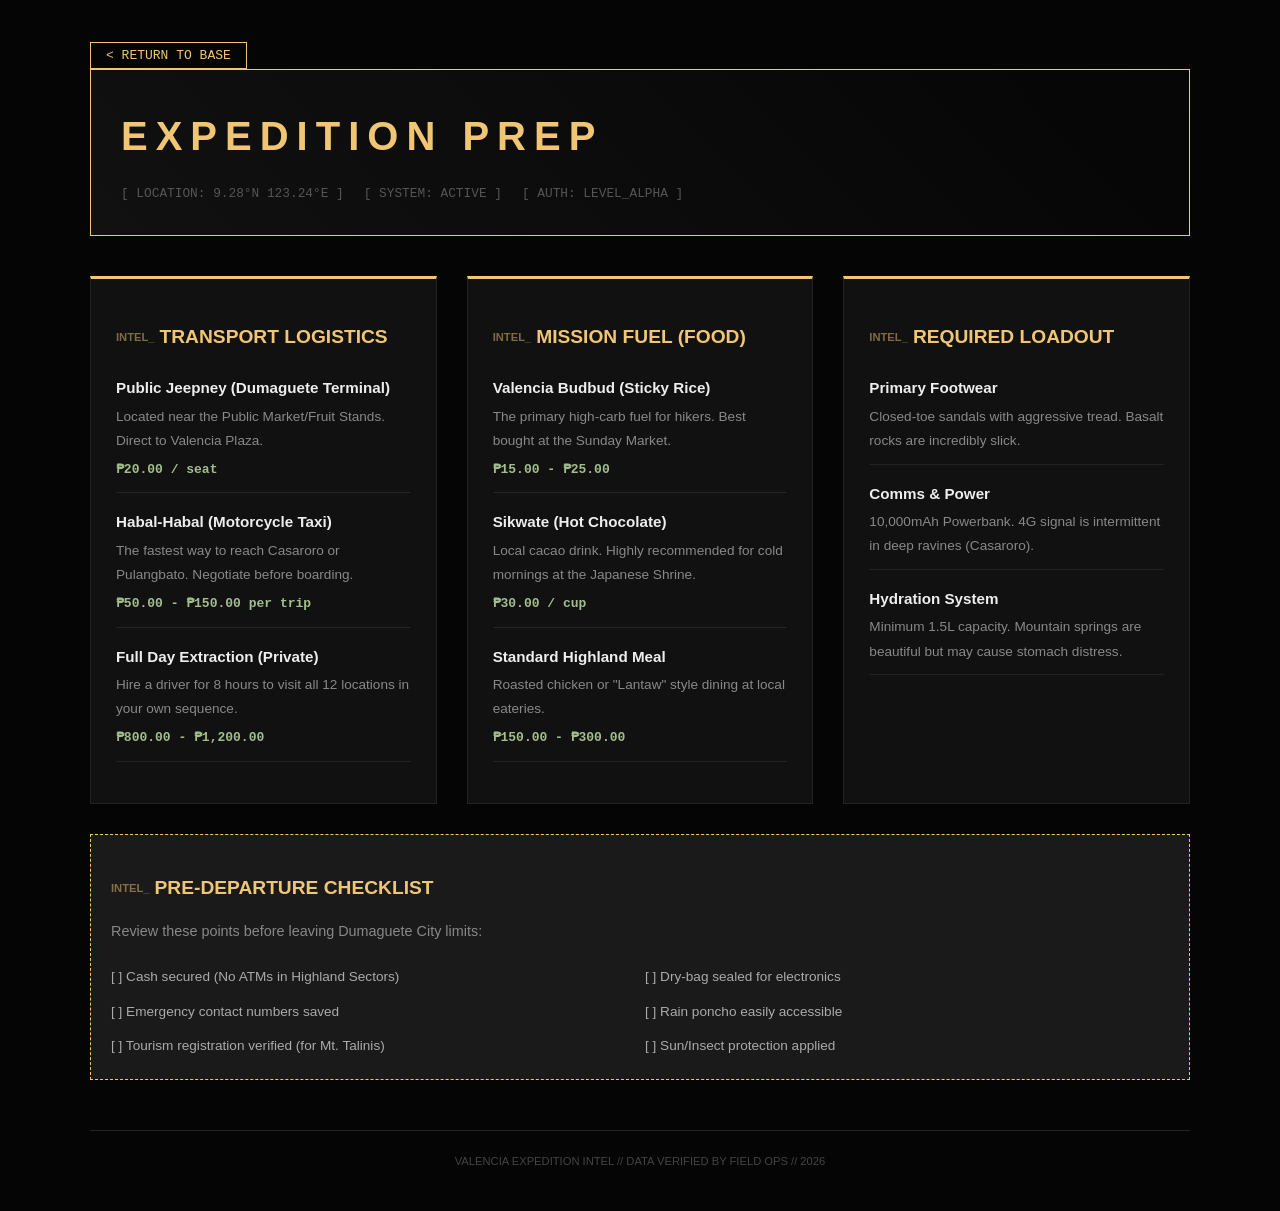
<file: prep.html>
<!DOCTYPE html>
<html lang="en">
<head>
    <meta charset="UTF-8">
    <meta name="viewport" content="width=device-width, initial-scale=1.0">
    <title>Expedition Prep - Master Deployment Intel</title>
    <style>
        :root {
            --gold: #f0c674;
            --bg: #050505;
            --panel: #111;
            --danger: #ff4444;
            --safe: #a3be8c;
            --text: #aaa;
        }

        body { 
            background: var(--bg); 
            color: var(--text); 
            font-family: 'Segoe UI', sans-serif; 
            margin: 0; 
            padding: 40px 20px;
            line-height: 1.8;
        }

        .container { max-width: 1100px; margin: 0 auto; }

        .header-box {
            border: 1px solid var(--gold);
            padding: 30px;
            margin-bottom: 40px;
            background: linear-gradient(45deg, #111, #050505);
        }

        h1 { 
            color: var(--gold); 
            text-transform: uppercase; 
            letter-spacing: 8px; 
            margin: 0;
            font-size: 2.5rem;
        }

        .status-bar {
            display: flex;
            gap: 20px;
            font-family: monospace;
            font-size: 0.8rem;
            color: #555;
            margin-top: 10px;
        }

        .grid {
            display: grid;
            grid-template-columns: repeat(auto-fit, minmax(320px, 1fr));
            gap: 30px;
        }

        .card {
            background: var(--panel);
            border: 1px solid #222;
            padding: 25px;
            border-top: 3px solid var(--gold);
        }

        h2 { 
            color: var(--gold); 
            font-size: 1.2rem; 
            text-transform: uppercase; 
            margin-bottom: 20px;
            display: flex;
            align-items: center;
        }

        h2::before {
            content: "INTEL_";
            font-size: 0.7rem;
            opacity: 0.5;
            margin-right: 5px;
        }

        .detail-list { list-style: none; padding: 0; }
        .detail-list li { 
            margin-bottom: 15px; 
            padding-bottom: 10px; 
            border-bottom: 1px solid #222;
        }

        .label { color: #eee; font-weight: bold; display: block; font-size: 0.95rem; }
        .desc { font-size: 0.85rem; color: #888; display: block; margin-top: 3px; }
        .price { color: var(--safe); font-family: monospace; font-weight: bold; }

        .checkpoint {
            background: #1a1a1a;
            border: 1px dashed var(--gold);
            padding: 20px;
            margin-top: 30px;
        }

        .btn-back {
            color: var(--gold);
            text-decoration: none;
            font-family: monospace;
            border: 1px solid var(--gold);
            padding: 5px 15px;
            transition: 0.3s;
        }

        .btn-back:hover { background: var(--gold); color: black; }
    </style>
</head>
<body>

<div class="container">
    <a href="index.html" class="btn-back">< RETURN TO BASE</a>
    
    <div class="header-box">
        <h1>EXPEDITION PREP</h1>
        <div class="status-bar">
            <span>[ LOCATION: 9.28°N 123.24°E ]</span>
            <span>[ SYSTEM: ACTIVE ]</span>
            <span>[ AUTH: LEVEL_ALPHA ]</span>
        </div>
    </div>

    <div class="grid">
        <div class="card">
            <h2>Transport Logistics</h2>
            <ul class="detail-list">
                <li>
                    <span class="label">Public Jeepney (Dumaguete Terminal)</span>
                    <span class="desc">Located near the Public Market/Fruit Stands. Direct to Valencia Plaza.</span>
                    <span class="price">₱20.00 / seat</span>
                </li>
                <li>
                    <span class="label">Habal-Habal (Motorcycle Taxi)</span>
                    <span class="desc">The fastest way to reach Casaroro or Pulangbato. Negotiate before boarding.</span>
                    <span class="price">₱50.00 - ₱150.00 per trip</span>
                </li>
                <li>
                    <span class="label">Full Day Extraction (Private)</span>
                    <span class="desc">Hire a driver for 8 hours to visit all 12 locations in your own sequence.</span>
                    <span class="price">₱800.00 - ₱1,200.00</span>
                </li>
            </ul>
        </div>

        <div class="card">
            <h2>Mission Fuel (Food)</h2>
            <ul class="detail-list">
                <li>
                    <span class="label">Valencia Budbud (Sticky Rice)</span>
                    <span class="desc">The primary high-carb fuel for hikers. Best bought at the Sunday Market.</span>
                    <span class="price">₱15.00 - ₱25.00</span>
                </li>
                <li>
                    <span class="label">Sikwate (Hot Chocolate)</span>
                    <span class="desc">Local cacao drink. Highly recommended for cold mornings at the Japanese Shrine.</span>
                    <span class="price">₱30.00 / cup</span>
                </li>
                <li>
                    <span class="label">Standard Highland Meal</span>
                    <span class="desc">Roasted chicken or "Lantaw" style dining at local eateries.</span>
                    <span class="price">₱150.00 - ₱300.00</span>
                </li>
            </ul>
        </div>

        <div class="card">
            <h2>Required Loadout</h2>
            <ul class="detail-list">
                <li>
                    <span class="label">Primary Footwear</span>
                    <span class="desc">Closed-toe sandals with aggressive tread. Basalt rocks are incredibly slick.</span>
                </li>
                <li>
                    <span class="label">Comms & Power</span>
                    <span class="desc">10,000mAh Powerbank. 4G signal is intermittent in deep ravines (Casaroro).</span>
                </li>
                <li>
                    <span class="label">Hydration System</span>
                    <span class="desc">Minimum 1.5L capacity. Mountain springs are beautiful but may cause stomach distress.</span>
                </li>
            </ul>
        </div>
    </div>

    <div class="checkpoint">
        <h2 style="margin-bottom: 10px;">Pre-Departure Checklist</h2>
        <p style="font-size: 0.9rem; color: #888; margin-bottom: 20px;">Review these points before leaving Dumaguete City limits:</p>
        <div style="display: grid; grid-template-columns: 1fr 1fr; gap: 10px; font-size: 0.85rem;">
            <div>[ ] Cash secured (No ATMs in Highland Sectors)</div>
            <div>[ ] Dry-bag sealed for electronics</div>
            <div>[ ] Emergency contact numbers saved</div>
            <div>[ ] Rain poncho easily accessible</div>
            <div>[ ] Tourism registration verified (for Mt. Talinis)</div>
            <div>[ ] Sun/Insect protection applied</div>
        </div>
    </div>

    <footer style="text-align: center; margin-top: 50px; border-top: 1px solid #222; padding-top: 20px; font-size: 0.7rem; color: #444;">
        VALENCIA EXPEDITION INTEL // DATA VERIFIED BY FIELD OPS // 2026
    </footer>
</div>

</body>
</html>
</file>
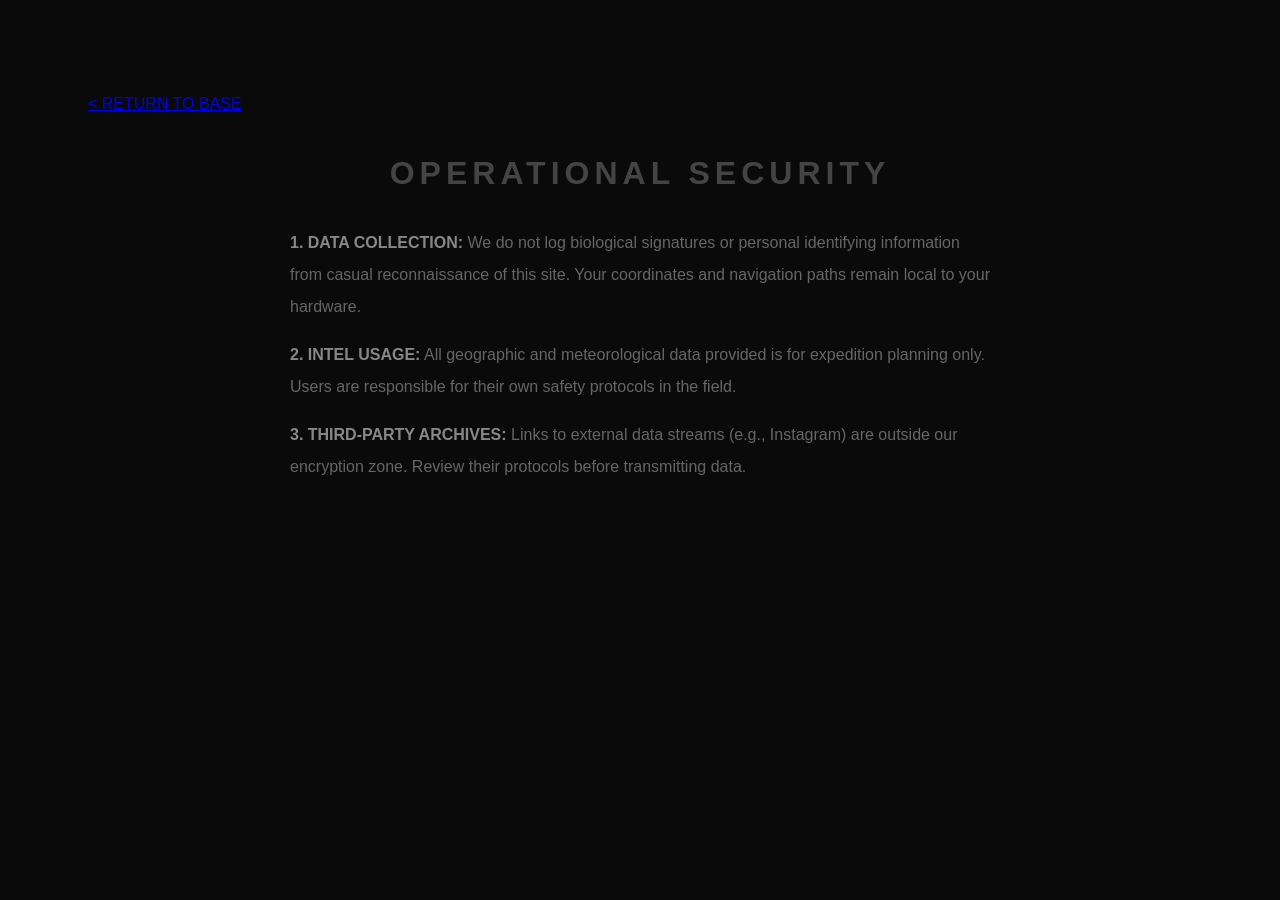
<file: privacy.html>
<!DOCTYPE html>
<html lang="en">
<head>
    <style>
        body { background: #0a0a0a; color: #666; padding: 80px; font-family: sans-serif; line-height: 2; }
        .legal { max-width: 700px; margin: auto; }
        h1 { color: #444; text-transform: uppercase; letter-spacing: 5px; text-align: center; }
        b { color: #888; }
    </style>
</head>
<body>
    <div class="container">
    <a href="index.html" class="btn-back">< RETURN TO BASE</a>
    <div class="legal">
        <h1>Operational Security</h1>
        <p><b>1. DATA COLLECTION:</b> We do not log biological signatures or personal identifying information from casual reconnaissance of this site. Your coordinates and navigation paths remain local to your hardware.</p>
        <p><b>2. INTEL USAGE:</b> All geographic and meteorological data provided is for expedition planning only. Users are responsible for their own safety protocols in the field.</p>
        <p><b>3. THIRD-PARTY ARCHIVES:</b> Links to external data streams (e.g., Instagram) are outside our encryption zone. Review their protocols before transmitting data.</p>
    </div>
</body>
</html>
</file>
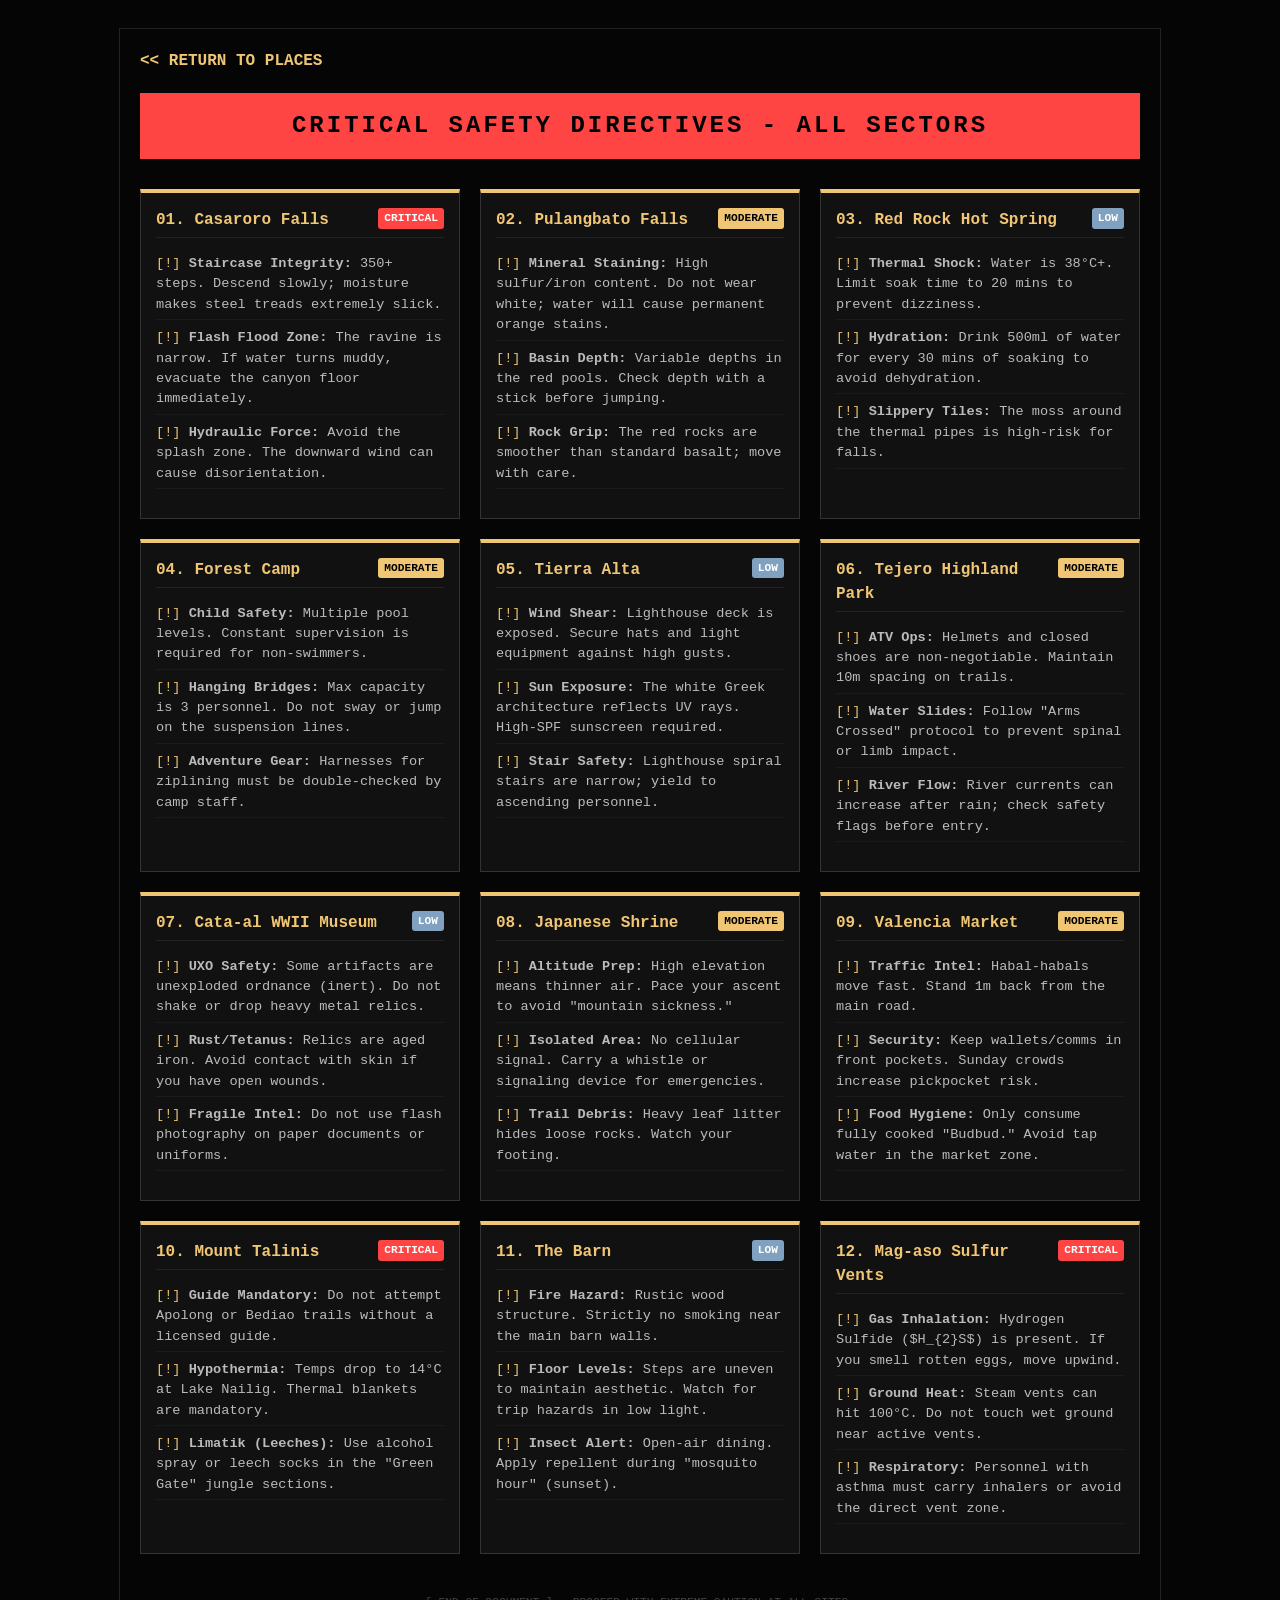
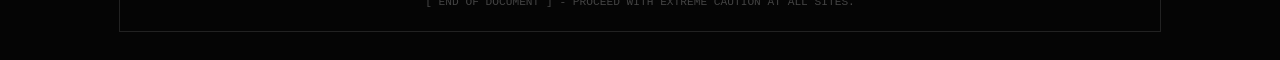
<file: safety.html>
<!DOCTYPE html>
<html lang="en">
<head>
    <meta charset="UTF-8">
    <meta name="viewport" content="width=device-width, initial-scale=1.0">
    <title>Safety Protocols - Valencia Expedition Force</title>
    <style>
        :root {
            --danger: #ff4444;
            --warning: #f0c674;
            --info: #81a1c1;
            --bg: #050505;
            --panel: #111;
            --gold: #f0c674;
        }

        body { 
            background: var(--bg); 
            color: #bbb; 
            font-family: 'Courier New', Courier, monospace; 
            padding: 20px; 
            line-height: 1.5;
        }

        .container { max-width: 1000px; margin: 0 auto; border: 1px solid #222; padding: 20px; }

        .header { 
            background: var(--danger); 
            color: black;
            padding: 15px; 
            margin-bottom: 30px; 
            text-align: center;
            font-weight: bold;
            text-transform: uppercase;
        }

        h1 { margin: 0; letter-spacing: 3px; font-size: 1.5rem; }

        .grid {
            display: grid;
            grid-template-columns: repeat(auto-fit, minmax(300px, 1fr));
            gap: 20px;
        }

        .sector { 
            background: var(--panel); 
            border: 1px solid #333; 
            padding: 15px; 
            border-top: 4px solid var(--gold);
        }

        .sector h3 { 
            color: var(--gold); 
            margin-top: 0; 
            font-size: 1rem;
            border-bottom: 1px solid #222;
            padding-bottom: 5px;
        }

        .risk-lvl { 
            font-size: 0.7rem; 
            font-weight: bold; 
            padding: 2px 6px; 
            border-radius: 3px; 
            float: right;
            text-transform: uppercase;
        }

        .high { background: var(--danger); color: white; }
        .med { background: var(--warning); color: black; }
        .low { background: var(--info); color: white; }

        ul { list-style: none; padding: 0; font-size: 0.85rem; }
        li { margin-bottom: 8px; border-bottom: 1px solid #1a1a1a; padding-bottom: 4px; }
        li::before { content: "[!] "; color: var(--gold); }

        .back-btn { 
            display: inline-block; 
            margin-bottom: 20px; 
            color: var(--gold); 
            text-decoration: none; 
            font-weight: bold; 
        }

        footer { text-align: center; margin-top: 40px; color: #444; font-size: 0.7rem; }
    </style>
</head>
<body>

<div class="container">
    <a href="index.html" class="back-btn"><< RETURN TO PLACES</a>
    
    <div class="header">
        <h1>Critical Safety Directives - All Sectors</h1>
    </div>

    <div class="grid">

        <div class="sector">
            <span class="risk-lvl high">CRITICAL</span>
            <h3>01. Casaroro Falls</h3>
            <ul>
                <li><strong>Staircase Integrity:</strong> 350+ steps. Descend slowly; moisture makes steel treads extremely slick.</li>
                <li><strong>Flash Flood Zone:</strong> The ravine is narrow. If water turns muddy, evacuate the canyon floor immediately.</li>
                <li><strong>Hydraulic Force:</strong> Avoid the splash zone. The downward wind can cause disorientation.</li>
            </ul>
        </div>

        <div class="sector">
            <span class="risk-lvl med">MODERATE</span>
            <h3>02. Pulangbato Falls</h3>
            <ul>
                <li><strong>Mineral Staining:</strong> High sulfur/iron content. Do not wear white; water will cause permanent orange stains.</li>
                <li><strong>Basin Depth:</strong> Variable depths in the red pools. Check depth with a stick before jumping.</li>
                <li><strong>Rock Grip:</strong> The red rocks are smoother than standard basalt; move with care.</li>
            </ul>
        </div>

        <div class="sector">
            <span class="risk-lvl low">LOW</span>
            <h3>03. Red Rock Hot Spring</h3>
            <ul>
                <li><strong>Thermal Shock:</strong> Water is 38°C+. Limit soak time to 20 mins to prevent dizziness.</li>
                <li><strong>Hydration:</strong> Drink 500ml of water for every 30 mins of soaking to avoid dehydration.</li>
                <li><strong>Slippery Tiles:</strong> The moss around the thermal pipes is high-risk for falls.</li>
            </ul>
        </div>

        <div class="sector">
            <span class="risk-lvl med">MODERATE</span>
            <h3>04. Forest Camp</h3>
            <ul>
                <li><strong>Child Safety:</strong> Multiple pool levels. Constant supervision is required for non-swimmers.</li>
                <li><strong>Hanging Bridges:</strong> Max capacity is 3 personnel. Do not sway or jump on the suspension lines.</li>
                <li><strong>Adventure Gear:</strong> Harnesses for ziplining must be double-checked by camp staff.</li>
            </ul>
        </div>

        <div class="sector">
            <span class="risk-lvl low">LOW</span>
            <h3>05. Tierra Alta</h3>
            <ul>
                <li><strong>Wind Shear:</strong> Lighthouse deck is exposed. Secure hats and light equipment against high gusts.</li>
                <li><strong>Sun Exposure:</strong> The white Greek architecture reflects UV rays. High-SPF sunscreen required.</li>
                <li><strong>Stair Safety:</strong> Lighthouse spiral stairs are narrow; yield to ascending personnel.</li>
            </ul>
        </div>

        <div class="sector">
            <span class="risk-lvl med">MODERATE</span>
            <h3>06. Tejero Highland Park</h3>
            <ul>
                <li><strong>ATV Ops:</strong> Helmets and closed shoes are non-negotiable. Maintain 10m spacing on trails.</li>
                <li><strong>Water Slides:</strong> Follow "Arms Crossed" protocol to prevent spinal or limb impact.</li>
                <li><strong>River Flow:</strong> River currents can increase after rain; check safety flags before entry.</li>
            </ul>
        </div>

        <div class="sector">
            <span class="risk-lvl low">LOW</span>
            <h3>07. Cata-al WWII Museum</h3>
            <ul>
                <li><strong>UXO Safety:</strong> Some artifacts are unexploded ordnance (inert). Do not shake or drop heavy metal relics.</li>
                <li><strong>Rust/Tetanus:</strong> Relics are aged iron. Avoid contact with skin if you have open wounds.</li>
                <li><strong>Fragile Intel:</strong> Do not use flash photography on paper documents or uniforms.</li>
            </ul>
        </div>

        <div class="sector">
            <span class="risk-lvl med">MODERATE</span>
            <h3>08. Japanese Shrine</h3>
            <ul>
                <li><strong>Altitude Prep:</strong> High elevation means thinner air. Pace your ascent to avoid "mountain sickness."</li>
                <li><strong>Isolated Area:</strong> No cellular signal. Carry a whistle or signaling device for emergencies.</li>
                <li><strong>Trail Debris:</strong> Heavy leaf litter hides loose rocks. Watch your footing.</li>
            </ul>
        </div>

        <div class="sector">
            <span class="risk-lvl med">MODERATE</span>
            <h3>09. Valencia Market</h3>
            <ul>
                <li><strong>Traffic Intel:</strong> Habal-habals move fast. Stand 1m back from the main road.</li>
                <li><strong>Security:</strong> Keep wallets/comms in front pockets. Sunday crowds increase pickpocket risk.</li>
                <li><strong>Food Hygiene:</strong> Only consume fully cooked "Budbud." Avoid tap water in the market zone.</li>
            </ul>
        </div>

        <div class="sector">
            <span class="risk-lvl high">CRITICAL</span>
            <h3>10. Mount Talinis</h3>
            <ul>
                <li><strong>Guide Mandatory:</strong> Do not attempt Apolong or Bediao trails without a licensed guide.</li>
                <li><strong>Hypothermia:</strong> Temps drop to 14°C at Lake Nailig. Thermal blankets are mandatory.</li>
                <li><strong>Limatik (Leeches):</strong> Use alcohol spray or leech socks in the "Green Gate" jungle sections.</li>
            </ul>
        </div>

        <div class="sector">
            <span class="risk-lvl low">LOW</span>
            <h3>11. The Barn</h3>
            <ul>
                <li><strong>Fire Hazard:</strong> Rustic wood structure. Strictly no smoking near the main barn walls.</li>
                <li><strong>Floor Levels:</strong> Steps are uneven to maintain aesthetic. Watch for trip hazards in low light.</li>
                <li><strong>Insect Alert:</strong> Open-air dining. Apply repellent during "mosquito hour" (sunset).</li>
            </ul>
        </div>

        <div class="sector">
            <span class="risk-lvl high">CRITICAL</span>
            <h3>12. Mag-aso Sulfur Vents</h3>
            <ul>
                <li><strong>Gas Inhalation:</strong> Hydrogen Sulfide ($H_{2}S$) is present. If you smell rotten eggs, move upwind.</li>
                <li><strong>Ground Heat:</strong> Steam vents can hit 100°C. Do not touch wet ground near active vents.</li>
                <li><strong>Respiratory:</strong> Personnel with asthma must carry inhalers or avoid the direct vent zone.</li>
            </ul>
        </div>

    </div>

    <footer>
        [ END OF DOCUMENT ] - PROCEED WITH EXTREME CAUTION AT ALL SITES.
    </footer>
</div>

</body>
</html>
</file>
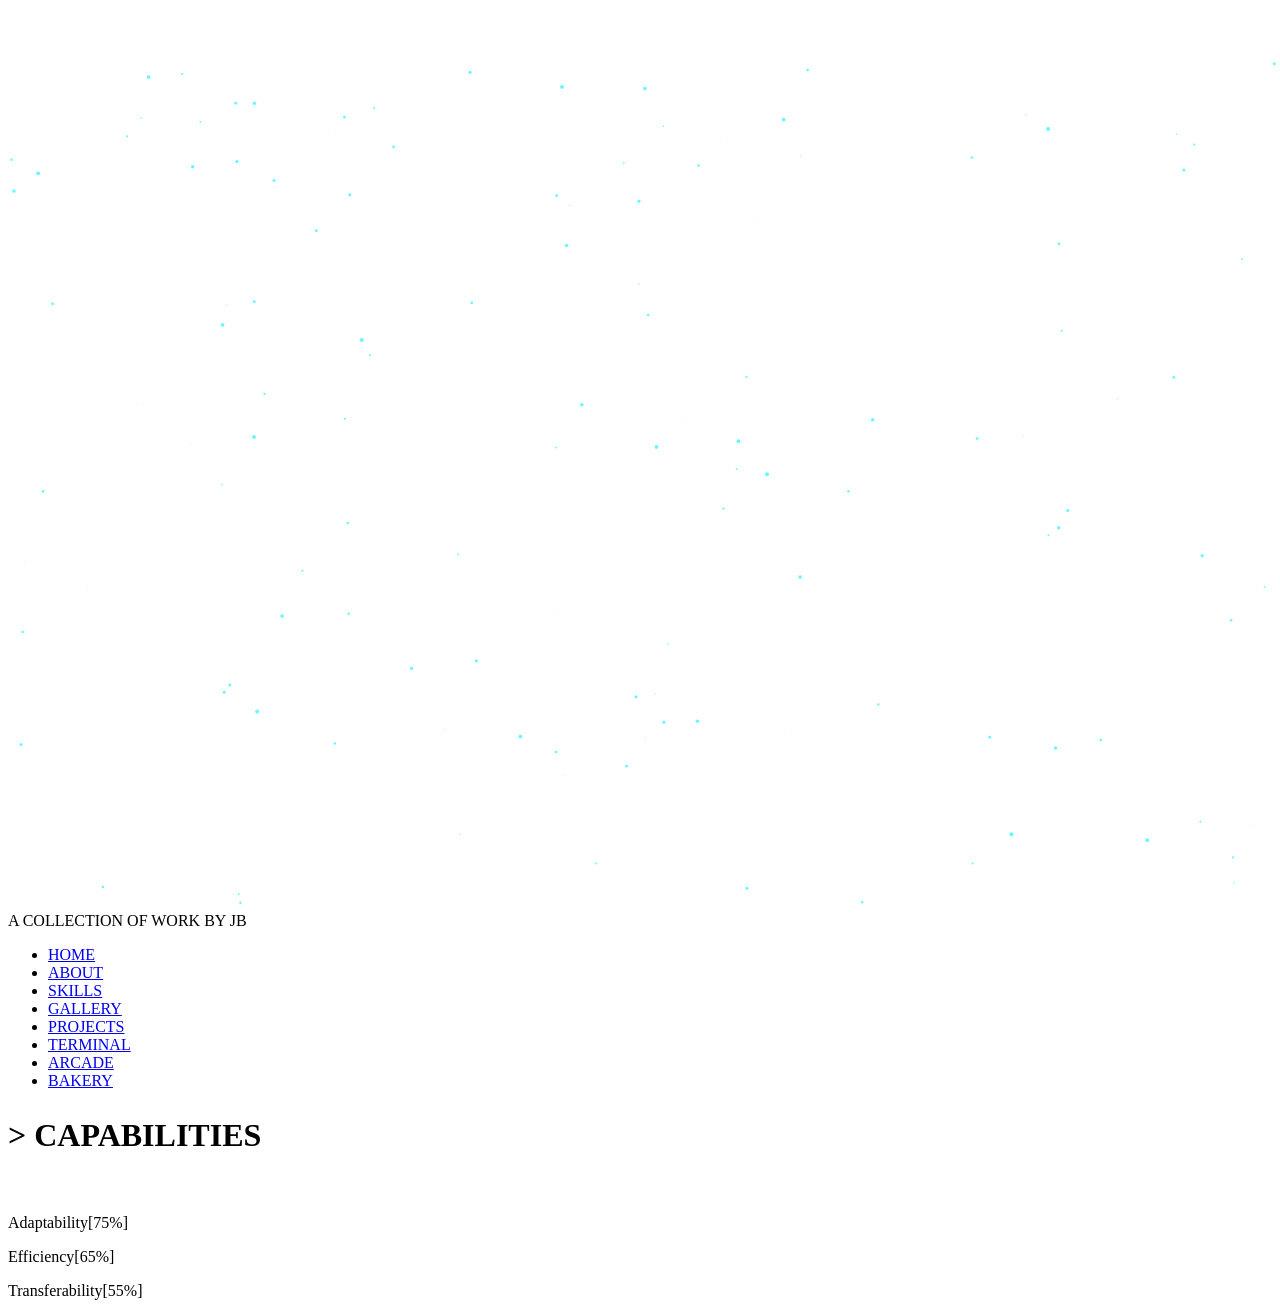
<file: skills.html>
<!DOCTYPE html>
<html lang="en">
<head>
    <meta charset="UTF-8"><title>A COLLECTION OF WORK BY JB // Skills</title>
    <link rel="stylesheet" href="style.css">
    <link href="https://fonts.googleapis.com/css2?family=Orbitron&family=JetBrains+Mono&display=swap" rel="stylesheet">
</head>
<body class="fade-in">
    <div class="cursor"></div><div class="scanlines"></div><canvas id="canvas-bg"></canvas>
    <nav>
        <div class="logo">A COLLECTION OF WORK BY JB</div>
        <ul class="nav-links">
            <li><a href="portfolio">HOME</a></li>
            <li><a href="about.html">ABOUT</a></li>
            <li><a href="skills.html" class="active">SKILLS</a></li>
            <li><a href="gallery.html">GALLERY</a></li>
            <li><a href="projects.html">PROJECTS</a></li>
            <li><a href="contact.html">TERMINAL</a></li>
            <li><a href="matchgame.html">ARCADE</a></li>
             <li><a href="bakeery/index.html">BAKERY</a></li>
        </ul>
    </nav>
    <div class="container">
        <div class="glass-card" style="width: 100%; max-width: 600px;">
            <h2 class="glitch" data-text="> CAPABILITIES" style="font-size: 2rem;">> CAPABILITIES</h2><br>
            
            <div class="skill-container">
                <p>Adaptability[75%]</p>
                <div class="skill-bar"><div class="skill-fill" data-width="75%"></div></div>
            </div>
            <div class="skill-container">
                <p>Efficiency[65%]</p>
                <div class="skill-bar"><div class="skill-fill" data-width="65%"></div></div>
            </div>
            <div class="skill-container">
                <p>Transferability[55%]</p>
                <div class="skill-bar"><div class="skill-fill" data-width="55%"></div></div>
            </div>
        </div>
    </div>
    <script src="script.js"></script>
    <script>
        // Trigger skill bar animations on load
        window.addEventListener('load', () => {
            setTimeout(() => {
                document.querySelectorAll('.skill-fill').forEach(bar => {
                    bar.style.width = bar.getAttribute('data-width');
                });
            }, 500); // Slight delay for dramatic effect
        });
    </script>
</body>
</html>
</file>
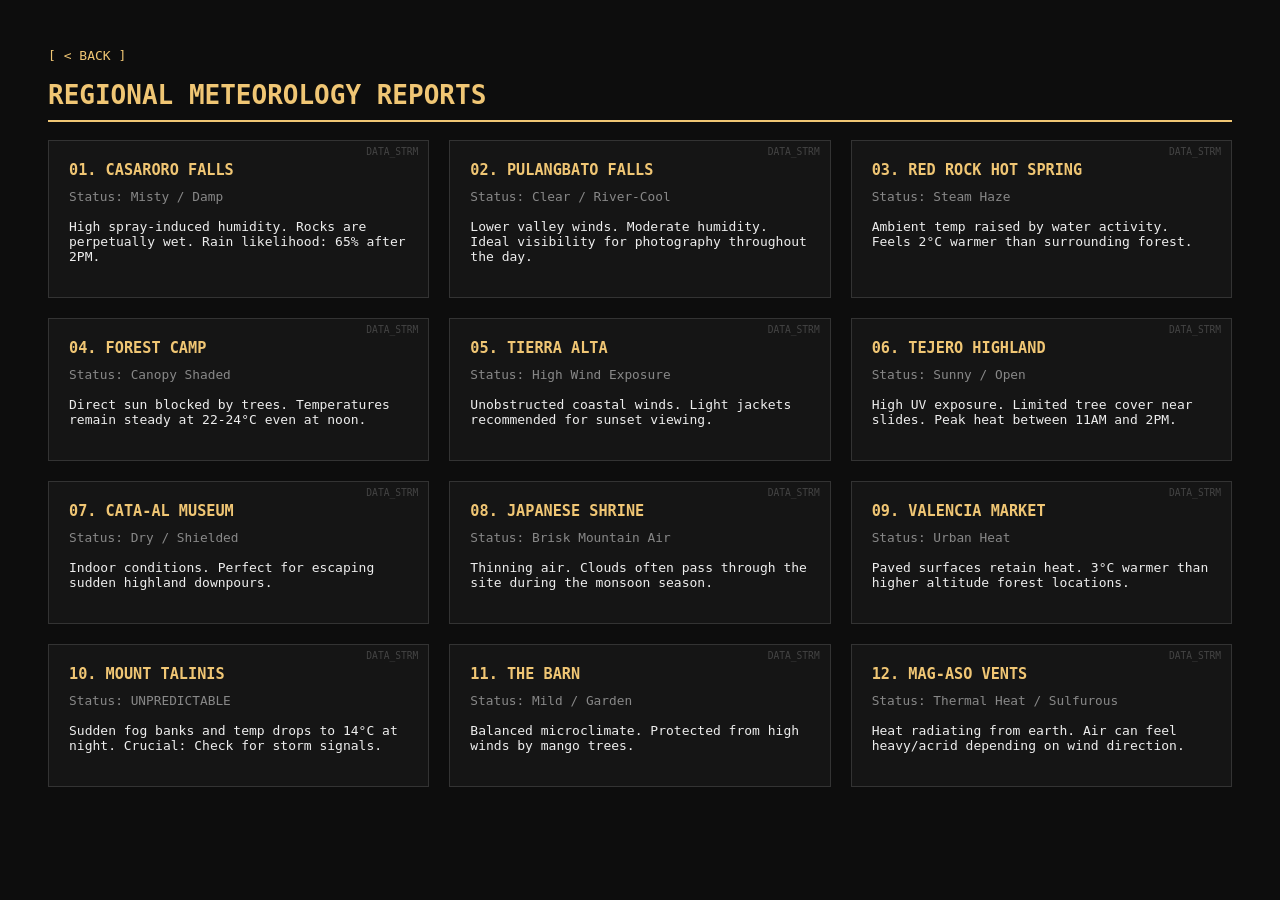
<file: weather.html>
<!DOCTYPE html>
<html lang="en">
<head>
    <meta charset="UTF-8">
    <title>Weather Intel - 12 Sector Forecast</title>
    <style>
        :root { --gold: #f0c674; --bg: #0d0d0d; --card: #151515; }
        body { background: var(--bg); color: #eee; font-family: monospace; padding: 40px; }
        h1 { color: var(--gold); border-bottom: 2px solid var(--gold); padding-bottom: 10px; }
        .grid { display: grid; grid-template-columns: repeat(auto-fit, minmax(300px, 1fr)); gap: 20px; }
        .report { background: var(--card); border: 1px solid #333; padding: 20px; position: relative; }
        .report::before { content: "DATA_STRM"; position: absolute; top: 5px; right: 10px; font-size: 0.6rem; color: #444; }
        h3 { color: var(--gold); margin: 0 0 10px 0; text-transform: uppercase; }
        .meta { color: #888; font-size: 0.8rem; margin-bottom: 15px; }
        .detail { color: #81a1c1; border-top: 1px solid #222; padding-top: 10px; }
    </style>
</head>
<body>
    <a href="index.html" style="color:var(--gold); text-decoration:none;">[ < BACK ]</a>
    <h1>REGIONAL METEOROLOGY REPORTS</h1>
    <div class="grid">
        <div class="report"><h3>01. Casaroro Falls</h3><div class="meta">Status: Misty / Damp</div><p>High spray-induced humidity. Rocks are perpetually wet. Rain likelihood: 65% after 2PM.</p></div>
        <div class="report"><h3>02. Pulangbato Falls</h3><div class="meta">Status: Clear / River-Cool</div><p>Lower valley winds. Moderate humidity. Ideal visibility for photography throughout the day.</p></div>
        <div class="report"><h3>03. Red Rock Hot Spring</h3><div class="meta">Status: Steam Haze</div><p>Ambient temp raised by water activity. Feels 2°C warmer than surrounding forest.</p></div>
        <div class="report"><h3>04. Forest Camp</h3><div class="meta">Status: Canopy Shaded</div><p>Direct sun blocked by trees. Temperatures remain steady at 22-24°C even at noon.</p></div>
        <div class="report"><h3>05. Tierra Alta</h3><div class="meta">Status: High Wind Exposure</div><p>Unobstructed coastal winds. Light jackets recommended for sunset viewing.</p></div>
        <div class="report"><h3>06. Tejero Highland</h3><div class="meta">Status: Sunny / Open</div><p>High UV exposure. Limited tree cover near slides. Peak heat between 11AM and 2PM.</p></div>
        <div class="report"><h3>07. Cata-al Museum</h3><div class="meta">Status: Dry / Shielded</div><p>Indoor conditions. Perfect for escaping sudden highland downpours.</p></div>
        <div class="report"><h3>08. Japanese Shrine</h3><div class="meta">Status: Brisk Mountain Air</div><p>Thinning air. Clouds often pass through the site during the monsoon season.</p></div>
        <div class="report"><h3>09. Valencia Market</h3><div class="meta">Status: Urban Heat</div><p>Paved surfaces retain heat. 3°C warmer than higher altitude forest locations.</p></div>
        <div class="report"><h3>10. Mount Talinis</h3><div class="meta">Status: UNPREDICTABLE</div><p>Sudden fog banks and temp drops to 14°C at night. Crucial: Check for storm signals.</p></div>
        <div class="report"><h3>11. The Barn</h3><div class="meta">Status: Mild / Garden</div><p>Balanced microclimate. Protected from high winds by mango trees.</p></div>
        <div class="report"><h3>12. Mag-aso Vents</h3><div class="meta">Status: Thermal Heat / Sulfurous</div><p>Heat radiating from earth. Air can feel heavy/acrid depending on wind direction.</p></div>
    </div>
</body>
</html>
</file>
<file: style.css>
/* --- CINEMATIC LANDSCAPE HEADER --- */
.page-header { 
    width: 100%;
    aspect-ratio: 16 / 9; /* This forces the wide "landscape" shape */
    max-height: 80vh;     /* Prevents it from being too tall on huge screens */
    position: relative; 
    display: flex; 
    align-items: flex-end; 
    padding: 5%; 
    overflow: hidden; 
    background: #000;     /* Cinematic black bars if video hasn't loaded */
    border-bottom: 1px solid var(--border); 
}

.page-header video { 
    position: absolute; 
    top: 0; 
    left: 0; 
    width: 100%; 
    height: 100%; 
    z-index: 1;           /* Moved up so it's definitely seen */
    object-fit: cover;    /* Ensures no stretching */
    opacity: 0; 
    transition: opacity 1.5s ease;
}

/* Updated Gradient: Keeps the video clear, only fades the bottom 30% */
.page-header::after { 
    content: ''; 
    position: absolute; 
    inset: 0; 
    background: linear-gradient(to bottom, transparent 70%, rgba(3, 8, 5, 1) 100%); 
    z-index: 2; 
}

.page-title { 
    position: relative;
    z-index: 10;          /* High z-index to sit on top of the wide video */
    font-family: 'Syncopate'; 
    font-size: clamp(2rem, 6vw, 4.5rem); 
    color: var(--accent); 
    letter-spacing: 5px;
    text-shadow: 0 0 30px rgba(0,0,0,1);
}

/* Failsafe for images */
.card img, .gallery img {
    background-color: #1a1a1a;
    min-height: 100px;
    display: block;
}
</file>
